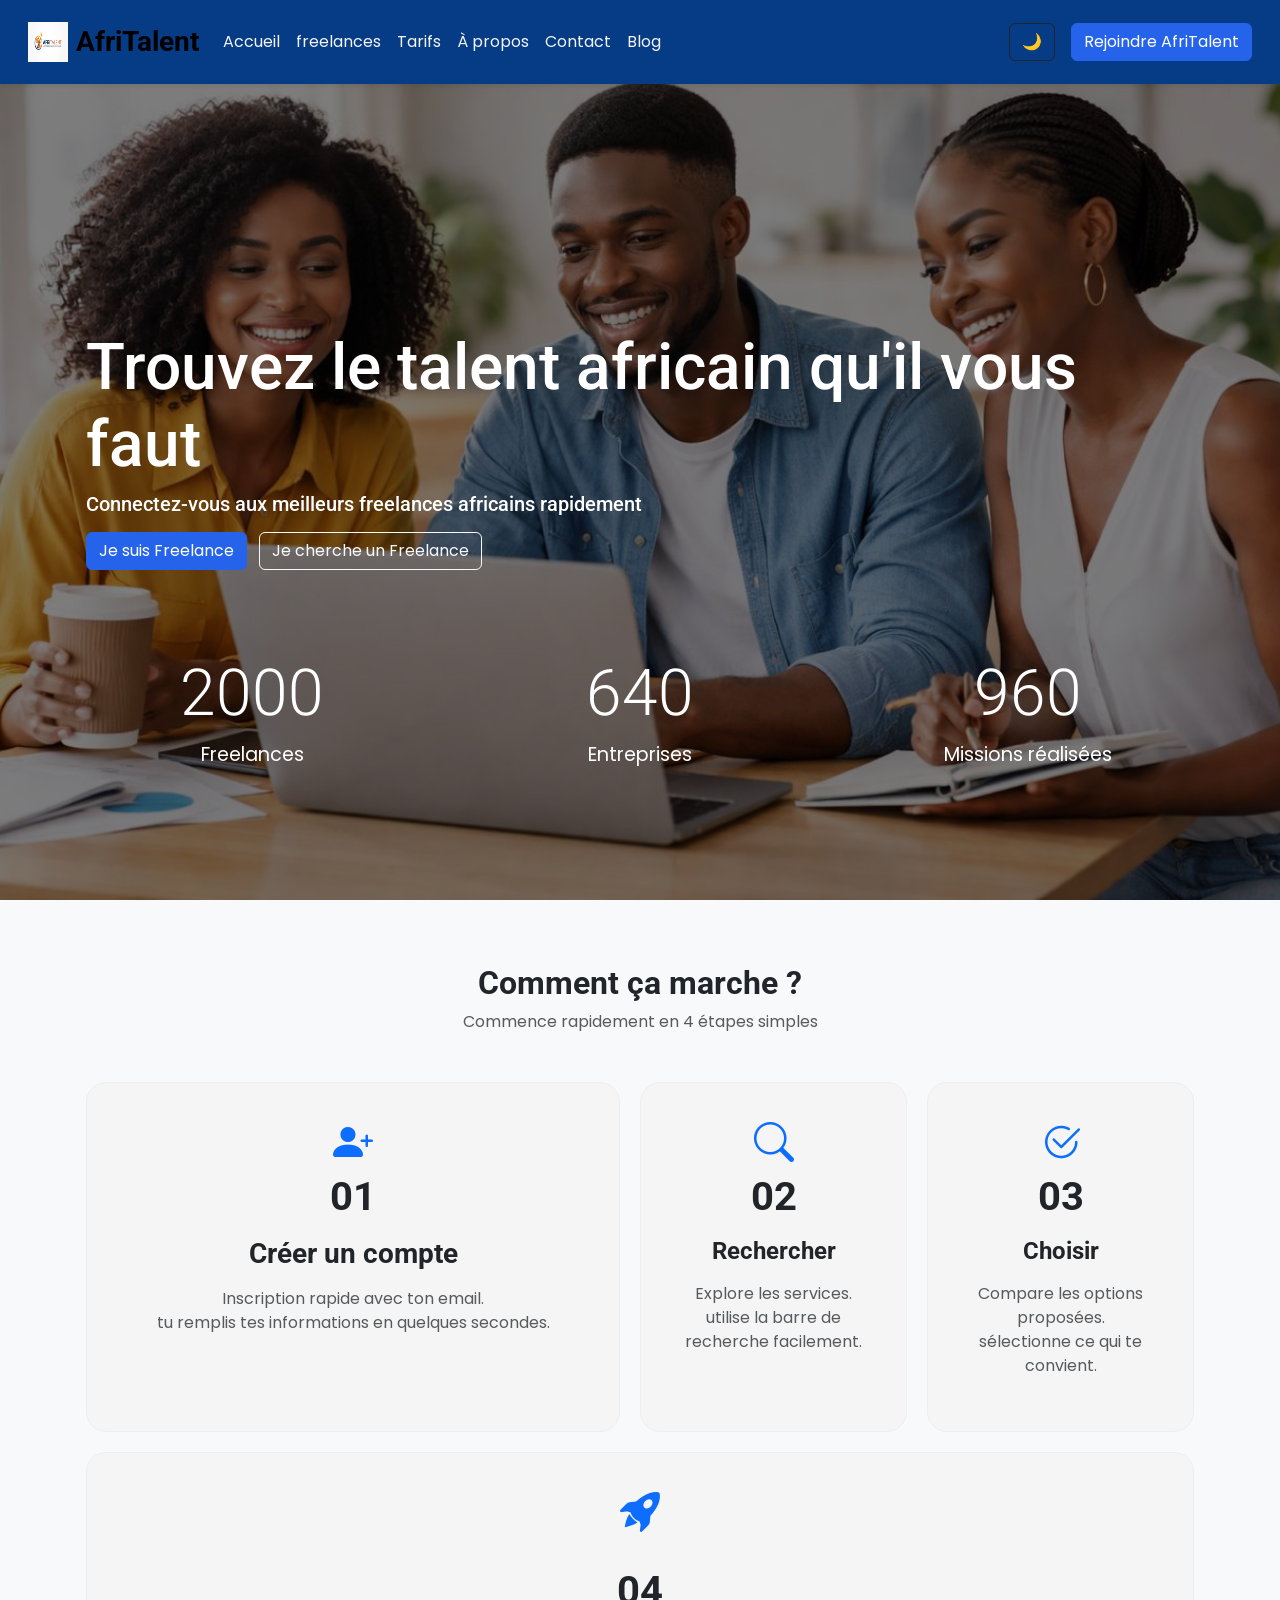
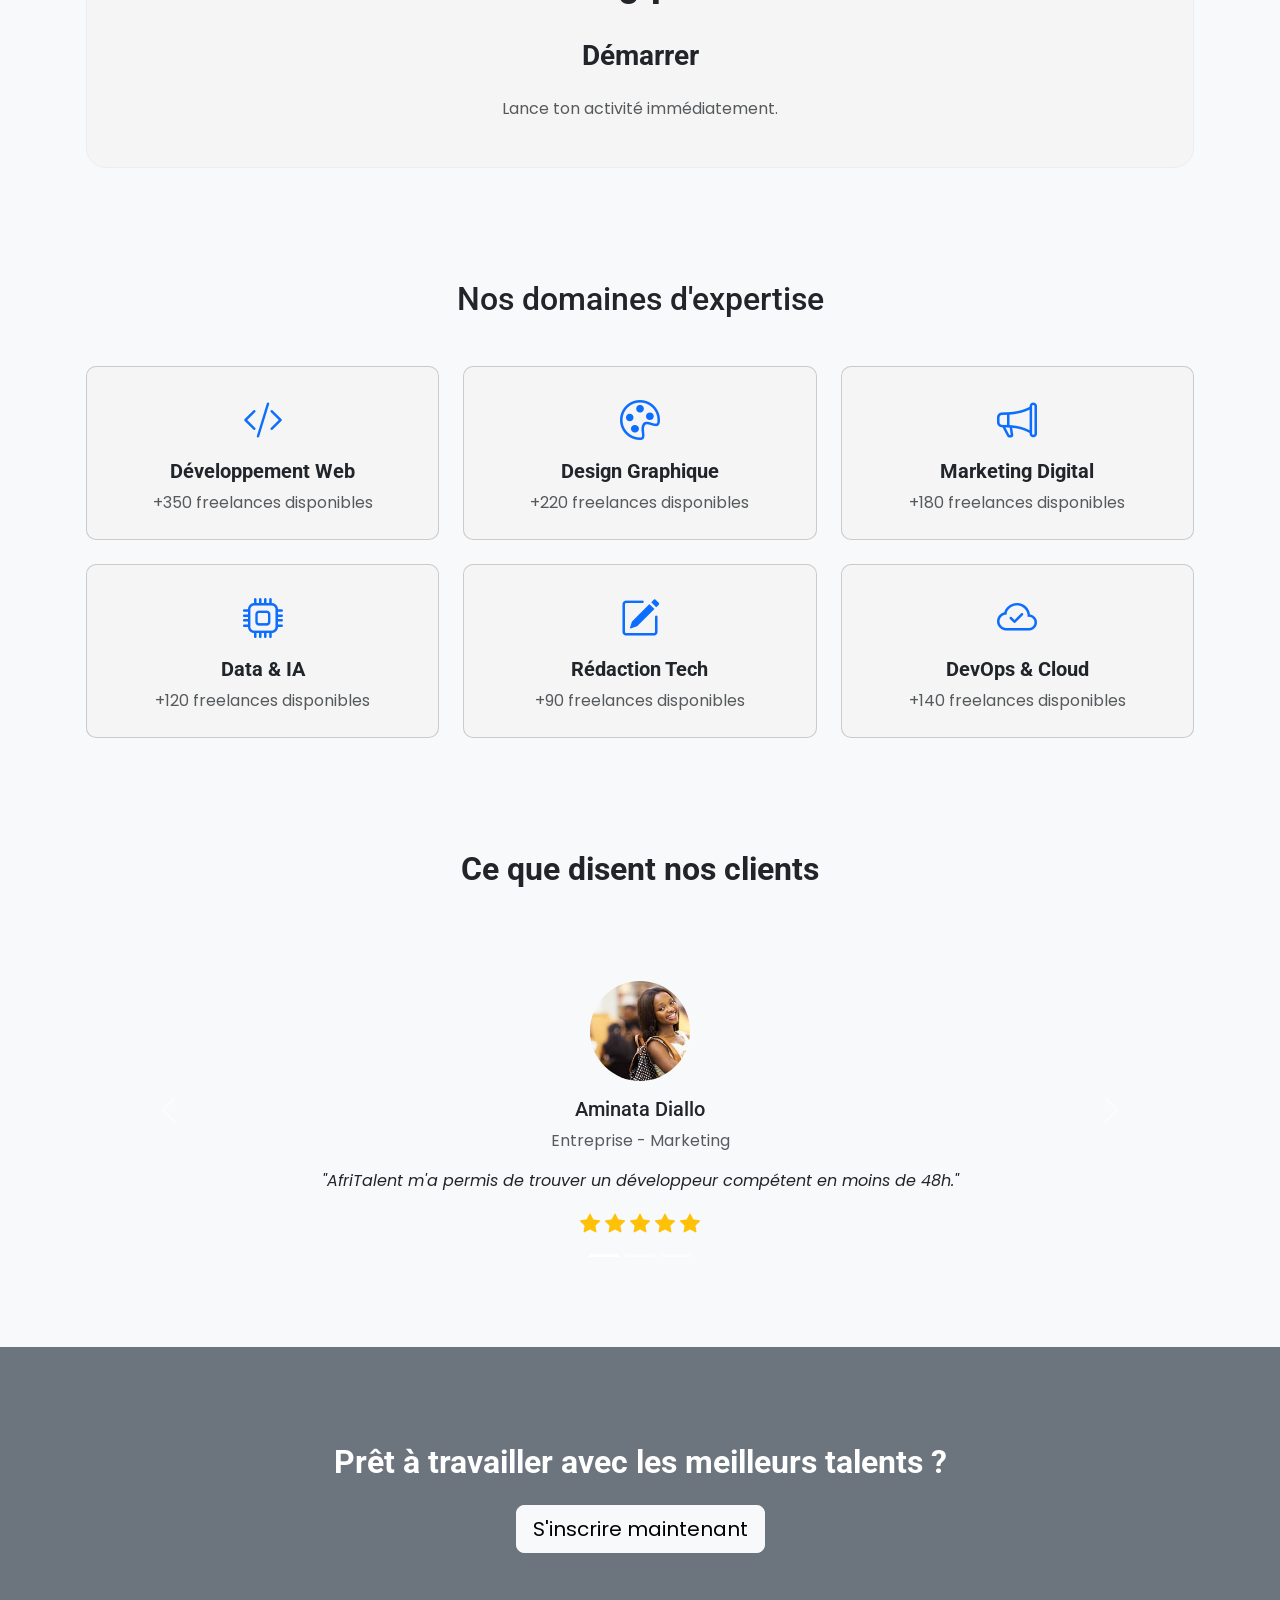
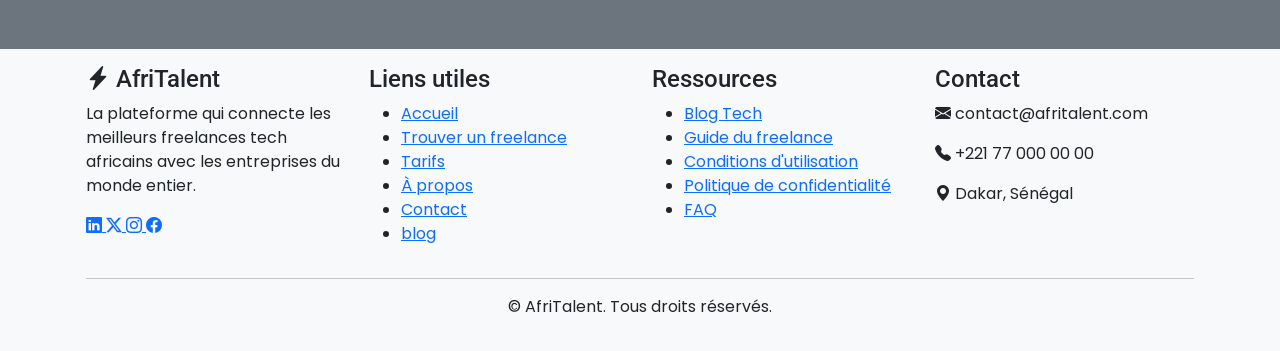
<file: index.html>
<!DOCTYPE html>
<html lang="fr">
<head>
 <meta charset="UTF-8">
 <meta name="viewport" content="width=device-width, initial-scale=1.0">
 <title>AfriTalent — Accueil</title>
 <!-- Bootstrap 5  -->
 <link
href="https://cdn.jsdelivr.net/npm/bootstrap@5.3.0/dist/css/bootstrap.min.css"
rel="stylesheet">

 <!-- Votre feuille de style personnelle -->
 <link rel="stylesheet" href="css/style.css">
 
 <!-- Bootstrap icons -->
 <link rel="stylesheet" href="https://cdn.jsdelivr.net/npm/bootstrap-icons@1.11.3/font/bootstrap-icons.min.css">
</head>
<body>

 <!-- Le contenu de la page sera ajoute ici -->
  <div class="position-fixed top-0 end-0 m-2">
</div>
<nav class="navbar navbar-expand-lg bg-info fixed-top shadow-sm">
  <div class="container-fluid">

    <a class="navbar-brand d-flex align-items-center fw-bold fs-3" href="index.html">
      <img src="images/logo1.png" alt="AfriTalent" width="40" height="40" class="me-2">
      AfriTalent
       </a>
 <button class="navbar-toggler" type="button" data-bs-toggle="collapse" data-bs-target="#navbarSupportedContent" aria-controls="navbarSupportedContent" aria-expanded="false" aria-label="Toggle navigation">
      <span class="navbar-toggler-icon"></span>
    </button>
    <div class="collapse navbar-collapse" id="navbarSupportedContent">
      <ul class="navbar-nav me-auto mb-2 mb-lg-0 flex-wrap">
        <li class="nav-item">
          <a class="nav-link active" aria-current="page" href="index.html">Accueil</a>
        </li>
        <li class="nav-item">
          <a class="nav-link" href="freelances.html">freelances</a>
        </li>

        <li class="nav-item">
          <a class="nav-link" href="tarifs.html">Tarifs</a>
        </li>

        <li class="nav-item">
          <a class="nav-link" href="about.html">À propos</a>
        </li>

        <li class="nav-item">
          <a class="nav-link" href="contact.html">Contact</a>
        </li>

        <li class="nav-item">
          <a class="nav-link" href="blog.html">Blog</a>
        </li>

      </ul>

      <button id="darkToggle" class="btn btn-outline-dark">
  🌙
</button>


      <a href="contact.html" class="btn btn-primary ms-3">
        Rejoindre AfriTalent
      </a>
      
    </div>
  </div>
</nav>
<section class="hero position-relative text-white vh-100 overflow-hidden">

  <img src="images/acceuil.jpg"
       class="position-absolute top-0 start-0 w-100 h-100 object-fit-cover"
       alt="Accueil">

       
  <div class="hero-overlay"></div>

  <div class="container hero-content text-start position-relative">

    <!-- BOUTONS -->
    <h1>Trouvez le talent africain qu'il vous faut</h1>

    <h2 class="fs-5">
      Connectez-vous aux meilleurs freelances africains rapidement
    </h2>

    <div class="mt-3">
      <a href="freelances.html" class="btn btn-primary me-2">Je suis Freelance</a>
      <a href="freelances.html" class="btn btn-outline-light">Je cherche un Freelance</a>
    </div>

    <!-- CHIFFRES -->
    <div class="row text-white text-center mt-5">

  <div class="col-md-4">
    <h1 class="display-5 counter" data-target="2500">0</h1>
    <p>Freelances</p>
  </div>

  <div class="col-md-4">
    <h1 class="display-5 counter" data-target="800">0</h1>
    <p>Entreprises</p>
  </div>

  <div class="col-md-4">
    <h1 class="display-5 counter" data-target="1200">0</h1>
    <p>Missions réalisées</p>
  </div>

</div>

</section>

<!--comment ca marche-->
<section class="how-section py-5">

  <div class="container">

    <!-- Titre -->
    <div class="text-center mb-5">

      <h2 class="fw-bold">
        Comment ça marche ?
      </h2>

      <p class="text-muted">
        Commence rapidement en 4 étapes simples
      </p>

    </div>

    <!-- Bento Grid -->
    <div class="bento-grid">

      <!-- CARD 1 -->
      <div class="bento-card card-1">

        <i class="bi bi-person-plus-fill fs-1 mb-4 text-primary"></i>

        <h1 class="fw-bold">
          01
        </h1>

        <h3 class="fw-bold mt-3">
          Créer un compte
        </h3>

        <p class="text-muted mt-3">
          Inscription rapide avec ton email.
          <br>
          tu remplis tes informations en quelques secondes.
        </p>

      </div>

      <!-- CARD 2 -->
      <div class="bento-card card-2">

        <i class="bi bi-search fs-1 mb-4 text-primary"></i>

        <h1 class="fw-bold">
          02
        </h1>

        <h4 class="fw-bold mt-3">
          Rechercher
        </h4>

        <p class="text-muted mt-3">
          Explore les services.
          <br>
          utilise la barre de recherche facilement.
        </p>

      </div>

      <!-- CARD 3 -->
      <div class="bento-card card-3">

        <i class="bi bi-check2-circle fs-1 mb-4 text-primary"></i>

        <h1 class="fw-bold">
          03
        </h1>

        <h4 class="fw-bold mt-3">
          Choisir
        </h4>

        <p class="text-muted mt-3">
          Compare les options proposées.
          <br>
          sélectionne ce qui te convient.
        </p>

      </div>

      <!-- CARD 4 -->
      <div class="bento-card card-4">

        <i class="bi bi-rocket-takeoff-fill fs-1 mb-4 text-primary"></i>

        <h1 class="fw-bold">
          04
        </h1>

        <h3 class="fw-bold mt-3">
          Démarrer
        </h3>

        <p class="text-muted mt-3">
          Lance ton activité immédiatement.
        </p>

      </div>

    </div>

  </div>

</section>

 <!-- Services -->
 <section id="services">
  <div class="container py-5">

    <h2 class="text-center mb-5">Nos domaines d'expertise</h2>

    <div class="row g-4">

      <!-- Développement Web -->
      <div class="col-md-4">
        <div class="card service-card text-center p-4 h-100">
          <i class="bi bi-code-slash fs-1 text-primary"></i>
          <h5 class="fw-bold mt-2">Développement Web</h5>
          <span class="text-muted">+350 freelances disponibles</span>
        </div>
      </div>

      <!-- Design Graphique -->
      <div class="col-md-4">
        <div class="card service-card text-center p-4 h-100">
          <i class="bi bi-palette fs-1 text-primary"></i>
          <h5 class="fw-bold mt-2">Design Graphique</h5>
          <span class="text-muted">+220 freelances disponibles</span>
        </div>
      </div>

      <!-- Marketing Digital -->
      <div class="col-md-4">
        <div class="card service-card text-center p-4 h-100">
          <i class="bi bi-megaphone fs-1 text-primary"></i>
          <h5 class="fw-bold mt-2">Marketing Digital</h5>
          <span class="text-muted">+180 freelances disponibles</span>
        </div>
      </div>

      <!-- Data & IA -->
      <div class="col-md-4">
        <div class="card service-card text-center p-4 h-100">
          <i class="bi bi-cpu fs-1 text-primary"></i>
          <h5 class="fw-bold mt-2">Data & IA</h5>
          <span class="text-muted">+120 freelances disponibles</span>
        </div>
      </div>

      <!-- Rédaction Tech -->
      <div class="col-md-4">
        <div class="card service-card text-center p-4 h-100">
          <i class="bi bi-pencil-square fs-1 text-primary"></i>
          <h5 class="fw-bold mt-2">Rédaction Tech</h5>
          <span class="text-muted">+90 freelances disponibles</span>
        </div>
      </div>

      <!-- DevOps & Cloud -->
      <div class="col-md-4">
        <div class="card service-card text-center p-4 h-100">
          <i class="bi bi-cloud-check fs-1 text-primary"></i>
          <h5 class="fw-bold mt-2">DevOps & Cloud</h5>
          <span class="text-muted">+140 freelances disponibles</span>
        </div>
      </div>

    </div>
  </div>
</section>
 <!-- TÉMOIGNAGES  -->
<section id="temoignages" class="py-5 bg-light">
  <div class="container">

    <h2 class="text-center mb-5 fw-bold">Ce que disent nos clients</h2>

    <div id="carouselTemoignages" class="carousel slide" data-bs-ride="carousel">

      <div class="carousel-indicators">
        <button type="button" data-bs-target="#carouselTemoignages" data-bs-slide-to="0" class="active"></button>
        <button type="button" data-bs-target="#carouselTemoignages" data-bs-slide-to="1"></button>
        <button type="button" data-bs-target="#carouselTemoignages" data-bs-slide-to="2"></button>
      </div>

      <!-- carousel bootstrap -->
      <div class="carousel-inner text-center">

        <div class="carousel-item active">
          <div class="p-4">

            <img src="images/temoin1.jpg"
                 class="rounded-circle mb-3"
                 width="100" height="100"
                 alt="Aminata Diallo">

            <h5>Aminata Diallo</h5>
            <p class="text-muted">Entreprise - Marketing</p>

            <p class="fst-italic">
              "AfriTalent m'a permis de trouver un développeur compétent en moins de 48h."
            </p>

            <div class="text-warning fs-5">
              <i class="bi bi-star-fill"></i>
              <i class="bi bi-star-fill"></i>
              <i class="bi bi-star-fill"></i>
              <i class="bi bi-star-fill"></i>
              <i class="bi bi-star-fill"></i>
            </div>

          </div>
        </div>

        <div class="carousel-item">
          <div class="p-4">

            <img src="images/temoin2.jpg"
                 class="rounded-circle mb-3"
                 width="100" height="100"
                 alt="Moussa Ndiaye">

            <h5>Moussa Ndiaye</h5>
            <p class="text-muted">Freelance - Designer</p>

            <p class="fst-italic">
              "Une plateforme simple et efficace pour trouver des clients."
            </p>

            <div class="text-warning fs-5">
              <i class="bi bi-star-fill"></i>
              <i class="bi bi-star-fill"></i>
              <i class="bi bi-star-fill"></i>
              <i class="bi bi-star-fill"></i>
              <i class="bi bi-star"></i>
            </div>

          </div>
        </div>

        <div class="carousel-item">
          <div class="p-4">

            <img src="images/temoin3.jpg"
                 class="rounded-circle mb-3"
                 width="100" height="100"
                 alt="Fatou Sow">

            <h5>Fatou Sow</h5>
            <p class="text-muted">Entreprise - Chef de projet</p>

            <p class="fst-italic">
              "Les freelances sont très professionnels. Je recommande AfriTalent."
            </p>

            <div class="text-warning fs-5">
              <i class="bi bi-star-fill"></i>
              <i class="bi bi-star-fill"></i>
              <i class="bi bi-star-fill"></i>
              <i class="bi bi-star-fill"></i>
              <i class="bi bi-star-fill"></i>
            </div>

          </div>
        </div>

      </div>

      <button class="carousel-control-prev" type="button" data-bs-target="#carouselTemoignages" data-bs-slide="prev">
        <span class="carousel-control-prev-icon"></span>
      </button>

      <button class="carousel-control-next" type="button" data-bs-target="#carouselTemoignages" data-bs-slide="next">
        <span class="carousel-control-next-icon"></span>
      </button>

    </div>

  </div>
</section>

<!-- CTA -->
<section class="py-5 text-white text-center bg-secondary">
  <div class="container py-5">
    <h2 class="fw-bold">Prêt à travailler avec les meilleurs talents ?</h2>
    <a href="contact.html" class="btn btn-light btn-lg mt-3">
      S'inscrire maintenant
    </a>
  </div>
</section>

 <!-- footer -->
  <footer class="site-footer" role="contentinfo">
    <div class="container">
      <div class="row g-4">

        <!-- Colonne 1 : À propos -->
        <div class="col-12 col-md-6 col-lg-3">
          <h4 class="footer-title"><i class="bi bi-lightning-charge-fill"></i> AfriTalent</h4>
          <p class="footer-text">La plateforme qui connecte les meilleurs freelances tech africains avec les entreprises du monde entier.</p>
          <div class="social-icons">
         <a href="https://www.linkedin.com" target="_blank">
           <i class="bi bi-linkedin"></i>
         </a>
         <a href="https://twitter.com" target="_blank">
           <i class="bi bi-twitter-x"></i>
        </a>
        <a href="https://www.instagram.com" target="_blank">
          <i class="bi bi-instagram"></i>
        </a>
        <a href="https://www.facebook.com" target="_blank">
          <i class="bi bi-facebook"></i>
        </a>
       </div>
        </div>

        <!-- Colonne 2 : Liens utiles -->
        <div class="col-6 col-md-3 col-lg-3">
          <h4 class="footer-title">Liens utiles</h4>
          <ul class="footer-links">
            <li><a href="index.html">Accueil</a></li>
            <li><a href="freelances.html">Trouver un freelance</a></li>
            <li><a href="tarifs.html">Tarifs</a></li>
            <li><a href="about.html">À propos</a></li>
            <li><a href="contact.html">Contact</a></li>
            <li><a href="blog.html">blog</a></li>
          </ul>
        </div>

        <!-- Colonne 3 : Ressources -->
        <div class="col-6 col-md-3 col-lg-3">
          <h4 class="footer-title">Ressources</h4>
          <ul class="footer-links">
            <li><a href="#">Blog Tech</a></li>
            <li><a href="#">Guide du freelance</a></li>
            <li><a href="#">Conditions d'utilisation</a></li>
            <li><a href="#">Politique de confidentialité</a></li>
            <li><a href="#">FAQ</a></li>
          </ul>
        </div>

        <!-- Colonne 4 : Contact -->
        <div class="col-12 col-md-6 col-lg-3">
          <h4 class="footer-title">Contact</h4>
          <address class="footer-text" style="font-style: normal;">
            <p><i class="bi bi-envelope-fill"></i> contact@afritalent.com</p>
            <p><i class="bi bi-telephone-fill"></i> +221 77 000 00 00</p>
            <p><i class="bi bi-geo-alt-fill"></i> Dakar, Sénégal</p>
          </address>
        </div>

      </div>

      <!-- Copyright dynamique (année via JavaScript) -->
      <hr class="footer-hr" />
      <p class="footer-copy text-center">
        &copy; <span id="currentYear"></span> AfriTalent. Tous droits réservés.
      </p>

    </div>
  </footer>

  <!-- Bouton retour en haut -->
  <button id="backToTop" aria-label="Retourner en haut de la page" title="Haut de page">
    <i class="bi bi-arrow-up-short"></i>
  </button>
 <!-- Bootstrap 5 via CDN : script JavaScript -->
 <script
src="https://cdn.jsdelivr.net/npm/bootstrap@5.3.0/dist/js/bootstrap.bundle.min.js"
></script>
 <!-- Votre script JavaScript -->
 <script src="js/man.js"></script>
 </body>
</html>
</file>
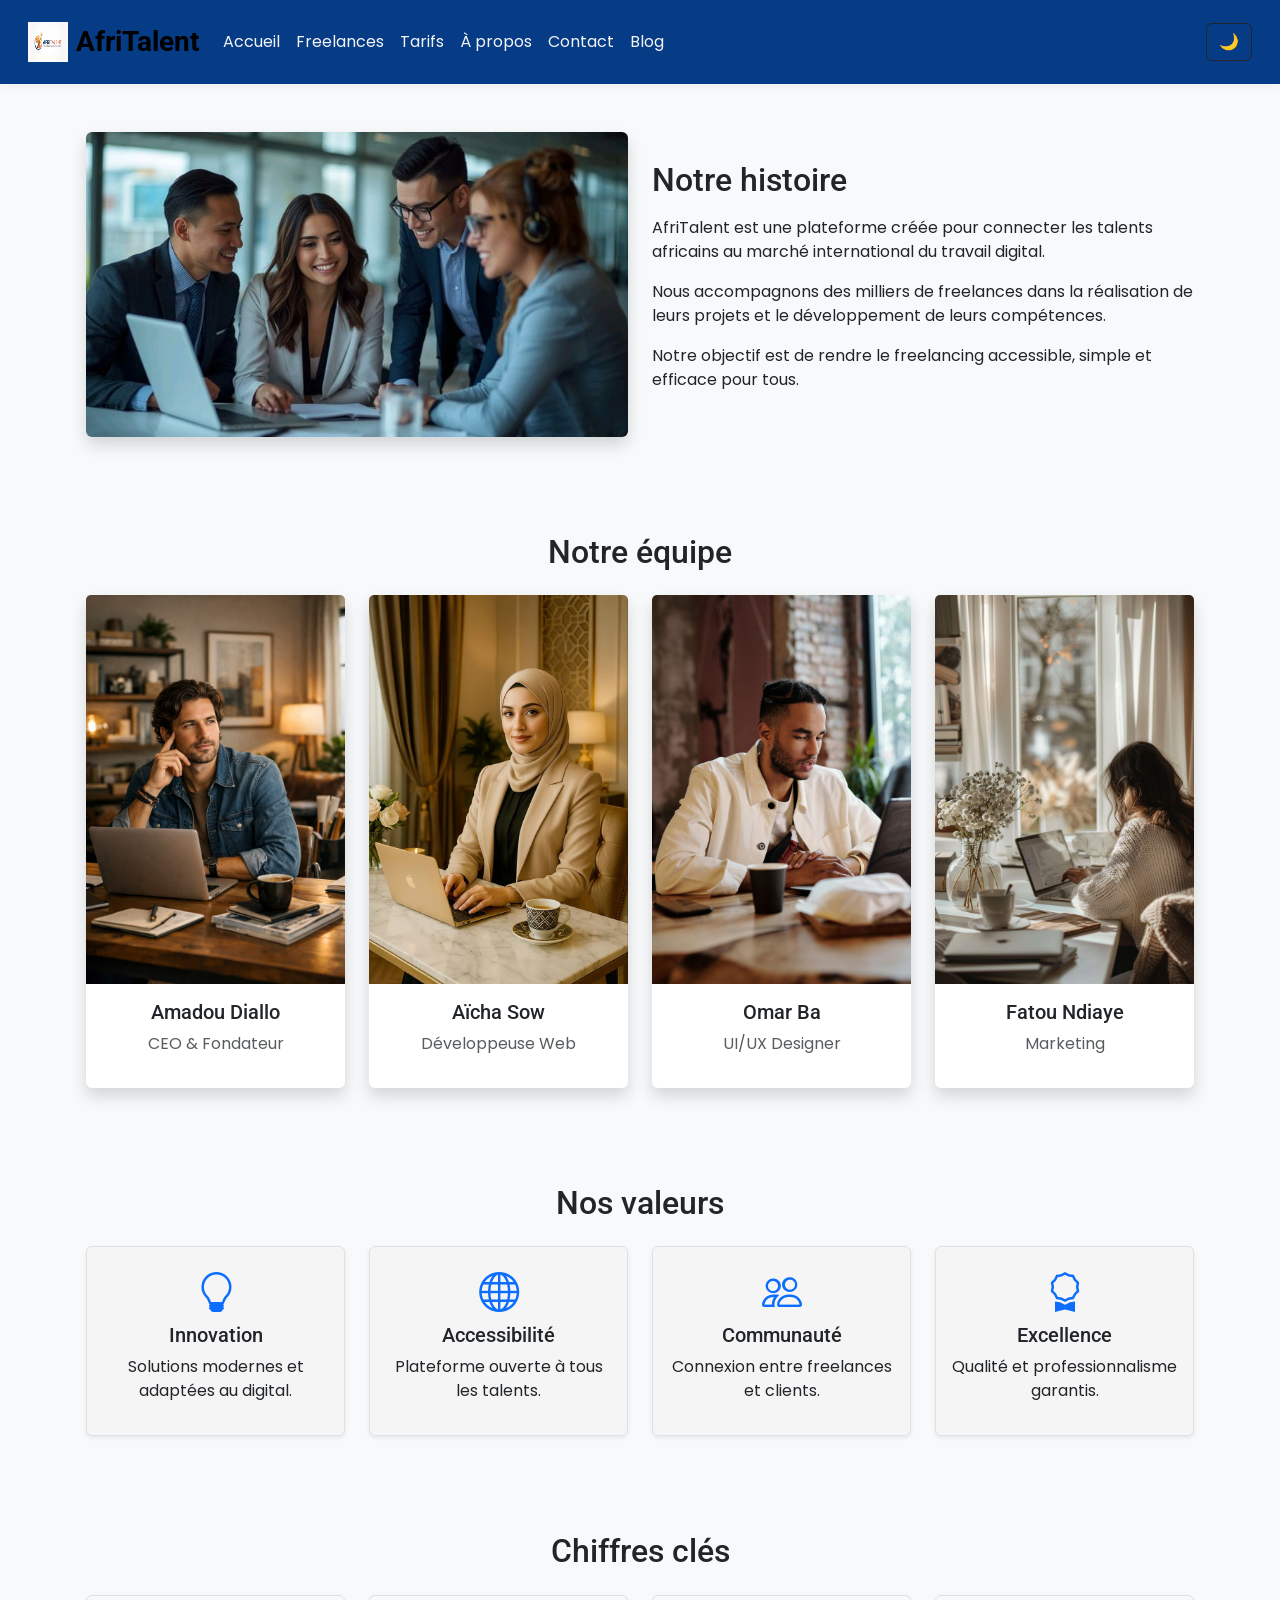
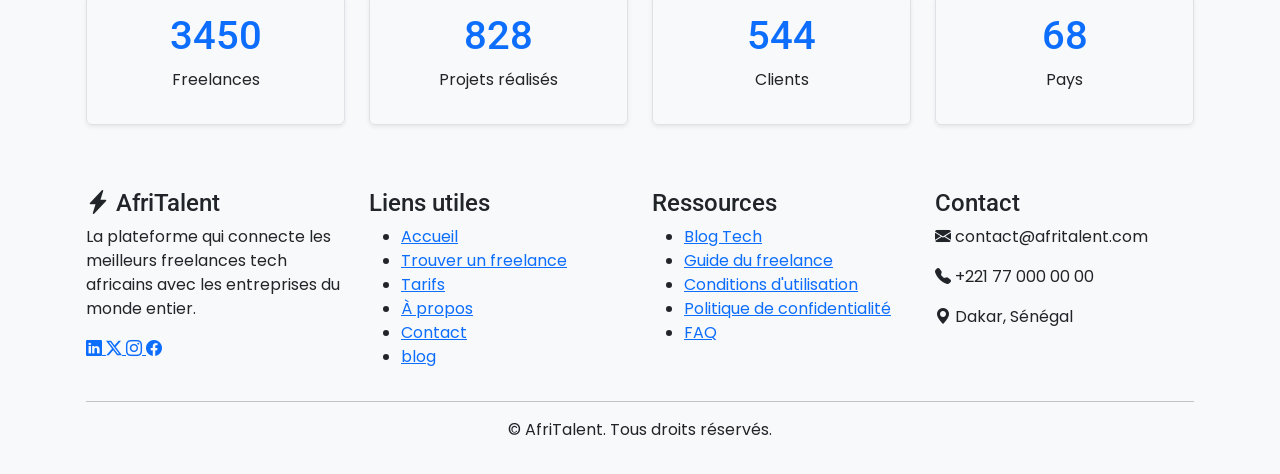
<file: about.html>
<!DOCTYPE html>
<html lang="fr">
<head>
 <meta charset="UTF-8">
 <meta name="viewport" content="width=device-width, initial-scale=1.0">
 <title>AfriTalent — A Propos</title>
 <!-- Bootstrap 5  -->
 <link
href="https://cdn.jsdelivr.net/npm/bootstrap@5.3.0/dist/css/bootstrap.min.css"
rel="stylesheet">

 <!-- Votre feuille de style personnelle -->
 <link rel="stylesheet" href="css/style.css">
 <!--Bootstrap icons-->
 <link rel="stylesheet" href="https://cdn.jsdelivr.net/npm/bootstrap-icons@1.11.3/font/bootstrap-icons.min.css">
</head>
<body>

 <!-- Le contenu de la page sera ajoute ici -->
<nav class="navbar navbar-expand-lg bg-body-tertiary">
  <div class="container-fluid">
   <a class="navbar-brand fw-bold fs-3 d-flex align-items-center" href="index.html">
  <img src="images/logo1.png" alt="logo" width="40" height="40" class="me-2">
  AfriTalent
</a>

    <button class="navbar-toggler" type="button" data-bs-toggle="collapse" data-bs-target="#navbarSupportedContent">
      <span class="navbar-toggler-icon"></span>
    </button>

    <div class="collapse navbar-collapse" id="navbarSupportedContent">
      <ul class="navbar-nav me-auto">

        <li class="nav-item">
          <a class="nav-link" href="index.html">Accueil</a>
        </li>

        <li class="nav-item">
          <a class="nav-link" href="freelances.html">Freelances</a>
        </li>

        <li class="nav-item">
          <a class="nav-link" href="tarifs.html">Tarifs</a>
        </li>

        <li class="nav-item">
          <a class="nav-link active" href="about.html">À propos</a>
        </li>

        <li class="nav-item">
          <a class="nav-link" href="contact.html">Contact</a>
        </li>

        <li class="nav-item">
          <a class="nav-link" href="blog.html">Blog</a>
        </li>

      </ul>

      <button id="darkToggle" class="btn btn-outline-dark">
  🌙
</button>

      

    </div>
  </div>
</nav>

<!--histoire -->
<main>
<section class="container py-5">

  <div class="row align-items-center g-4">

    <div class="col-md-6">

      <img src="images/histoire.jpg" class="img-fluid rounded shadow" alt="AfriTalent">

    </div>

    <div class="col-md-6">

      <h2 class="mb-3">Notre histoire</h2>

      <p>

        AfriTalent est une plateforme créée pour connecter les talents africains

        au marché international du travail digital.

      </p>

      <p>

        Nous accompagnons des milliers de freelances dans la réalisation de leurs projets

        et le développement de leurs compétences.

      </p>

      <p>

        Notre objectif est de rendre le freelancing accessible, simple et efficace pour tous.

      </p>

    </div>

  </div>

</section>

<!-- ÉQUIPE -->

<section class="container py-5">

  <h2 class="text-center mb-4">Notre équipe</h2>

  <div class="row g-4">

    <div class="col-md-3">

      <div class="card shadow border-0 text-center">

        <img src="images/equipe1.jpg" class="card-img-top">

        <div class="card-body">

          <h5>Amadou Diallo</h5>

          <p class="text-muted">CEO & Fondateur</p>

        </div>

      </div>

    </div>

    <div class="col-md-3">

      <div class="card shadow border-0 text-center">

        <img src="images/equipe2.jpg" class="card-img-top">

        <div class="card-body">

          <h5>Aïcha Sow</h5>

          <p class="text-muted">Développeuse Web</p>

        </div>

      </div>

    </div>

    <div class="col-md-3">

      <div class="card shadow border-0 text-center">

        <img src="images/equipe3.jpg" class="card-img-top">

        <div class="card-body">

          <h5>Omar Ba</h5>

          <p class="text-muted">UI/UX Designer</p>

        </div>

      </div>

    </div>

    <div class="col-md-3">

      <div class="card shadow border-0 text-center">

        <img src="images/equipe4.jpg" class="card-img-top">

        <div class="card-body">

          <h5>Fatou Ndiaye</h5>

          <p class="text-muted">Marketing</p>

        </div>

      </div>

    </div>

  </div>

</section>

<!--  VALEURS  -->

<section class="container py-5">

  <h2 class="text-center mb-4">Nos valeurs</h2>

  <div class="row g-4 text-center">

    <div class="col-md-3">

      <div class="value-card p-3 border rounded shadow-sm">

        <i class="bi bi-lightbulb fs-1 text-primary"></i>

        <h5>Innovation</h5>

        <p>Solutions modernes et adaptées au digital.</p>

      </div>

    </div>

    <div class="col-md-3">

      <div class="value-card p-3 border rounded shadow-sm">

        <i class="bi bi-globe fs-1 text-primary"></i>

        <h5>Accessibilité</h5>

        <p>Plateforme ouverte à tous les talents.</p>

      </div>

    </div>

    <div class="col-md-3">

      <div class="value-card p-3 border rounded shadow-sm">

        <i class="bi bi-people fs-1 text-primary"></i>

        <h5>Communauté</h5>

        <p>Connexion entre freelances et clients.</p>

      </div>

    </div>

    <div class="col-md-3">

     <div class="value-card p-3 border rounded shadow-sm">

        <i class="bi bi-award fs-1 text-primary"></i>

        <h5>Excellence</h5>

        <p>Qualité et professionnalisme garantis.</p>

      </div>

    </div>

  </div>

</section>

<!-- CHIFFRES CLÉS  -->

<section class="container py-5">

  <h2 class="text-center mb-4">Chiffres clés</h2>

  <div class="row text-center g-4">

    <div class="col-md-3">

      <div class="p-3 border rounded shadow-sm">

        <h1 class="text-primary counter" data-target="5000">0</h1>

        <p>Freelances</p>

      </div>

    </div>

    <div class="col-md-3">

      <div class="p-3 border rounded shadow-sm">

        <h1 class="text-primary counter" data-target="1200">0</h1>

        <p>Projets réalisés</p>

      </div>

    </div>

    <div class="col-md-3">

      <div class="p-3 border rounded shadow-sm">

        <h1 class="text-primary counter" data-target="800">0</h1>

        <p>Clients</p>

      </div>

    </div>

    <div class="col-md-3">

      <div class="p-3 border rounded shadow-sm">

        <h1 class="text-primary counter" data-target="80">0</h1>

        <p>Pays</p>

      </div>

    </div>

  </div>

</section>

</main>

<!-- FOOTER -->
<footer class="site-footer" role="contentinfo">
    <div class="container">
      <div class="row g-4">

        <!-- Colonne 1 : À propos -->
        <div class="col-12 col-md-6 col-lg-3">
          <h4 class="footer-title"><i class="bi bi-lightning-charge-fill"></i> AfriTalent</h4>
          <p class="footer-text">La plateforme qui connecte les meilleurs freelances tech africains avec les entreprises du monde entier.</p>
          <div class="social-icons">
         <a href="https://www.linkedin.com" target="_blank">
           <i class="bi bi-linkedin"></i>
         </a>
         <a href="https://twitter.com" target="_blank">
           <i class="bi bi-twitter-x"></i>
        </a>
        <a href="https://www.instagram.com" target="_blank">
          <i class="bi bi-instagram"></i>
        </a>
        <a href="https://www.facebook.com" target="_blank">
          <i class="bi bi-facebook"></i>
        </a>
       </div>
        </div>

        <!-- Colonne 2 : Liens utiles -->
        <div class="col-6 col-md-3 col-lg-3">
          <h4 class="footer-title">Liens utiles</h4>
          <ul class="footer-links">
            <li><a href="index.html">Accueil</a></li>
            <li><a href="freelances.html">Trouver un freelance</a></li>
            <li><a href="tarifs.html">Tarifs</a></li>
            <li><a href="about.html">À propos</a></li>
            <li><a href="contact.html">Contact</a></li>
            <li><a href="blog.html">blog</a></li>
          </ul>
        </div>

        <!-- Colonne 3 : Ressources -->
        <div class="col-6 col-md-3 col-lg-3">
          <h4 class="footer-title">Ressources</h4>
          <ul class="footer-links">
            <li><a href="#">Blog Tech</a></li>
            <li><a href="#">Guide du freelance</a></li>
            <li><a href="#">Conditions d'utilisation</a></li>
            <li><a href="#">Politique de confidentialité</a></li>
            <li><a href="#">FAQ</a></li>
          </ul>
        </div>

        <!-- Colonne 4 : Contact -->
        <div class="col-12 col-md-6 col-lg-3">
          <h4 class="footer-title">Contact</h4>
          <address class="footer-text" style="font-style: normal;">
            <p><i class="bi bi-envelope-fill"></i> contact@afritalent.com</p>
            <p><i class="bi bi-telephone-fill"></i> +221 77 000 00 00</p>
            <p><i class="bi bi-geo-alt-fill"></i> Dakar, Sénégal</p>
          </address>
        </div>

      </div>

      <!-- Copyright dynamique (année via JavaScript) -->
      <hr class="footer-hr" />
      <p class="footer-copy text-center">
        &copy; <span id="currentYear"></span> AfriTalent. Tous droits réservés.
      </p>

    </div>
  </footer>
  

  <!-- Bouton retour en haut -->
  <button id="backToTop" aria-label="Retourner en haut de la page" title="Haut de page">
    <i class="bi bi-arrow-up-short"></i>
  </button>
 <!-- Bootstrap 5 via CDN : script JavaScript -->
 <script
src="https://cdn.jsdelivr.net/npm/bootstrap@5.3.0/dist/js/bootstrap.bundle.min.js"
></script>
 <!-- Votre script JavaScript -->
 <script src="js/man.js"></script>
 </body>
 </html>
</file>
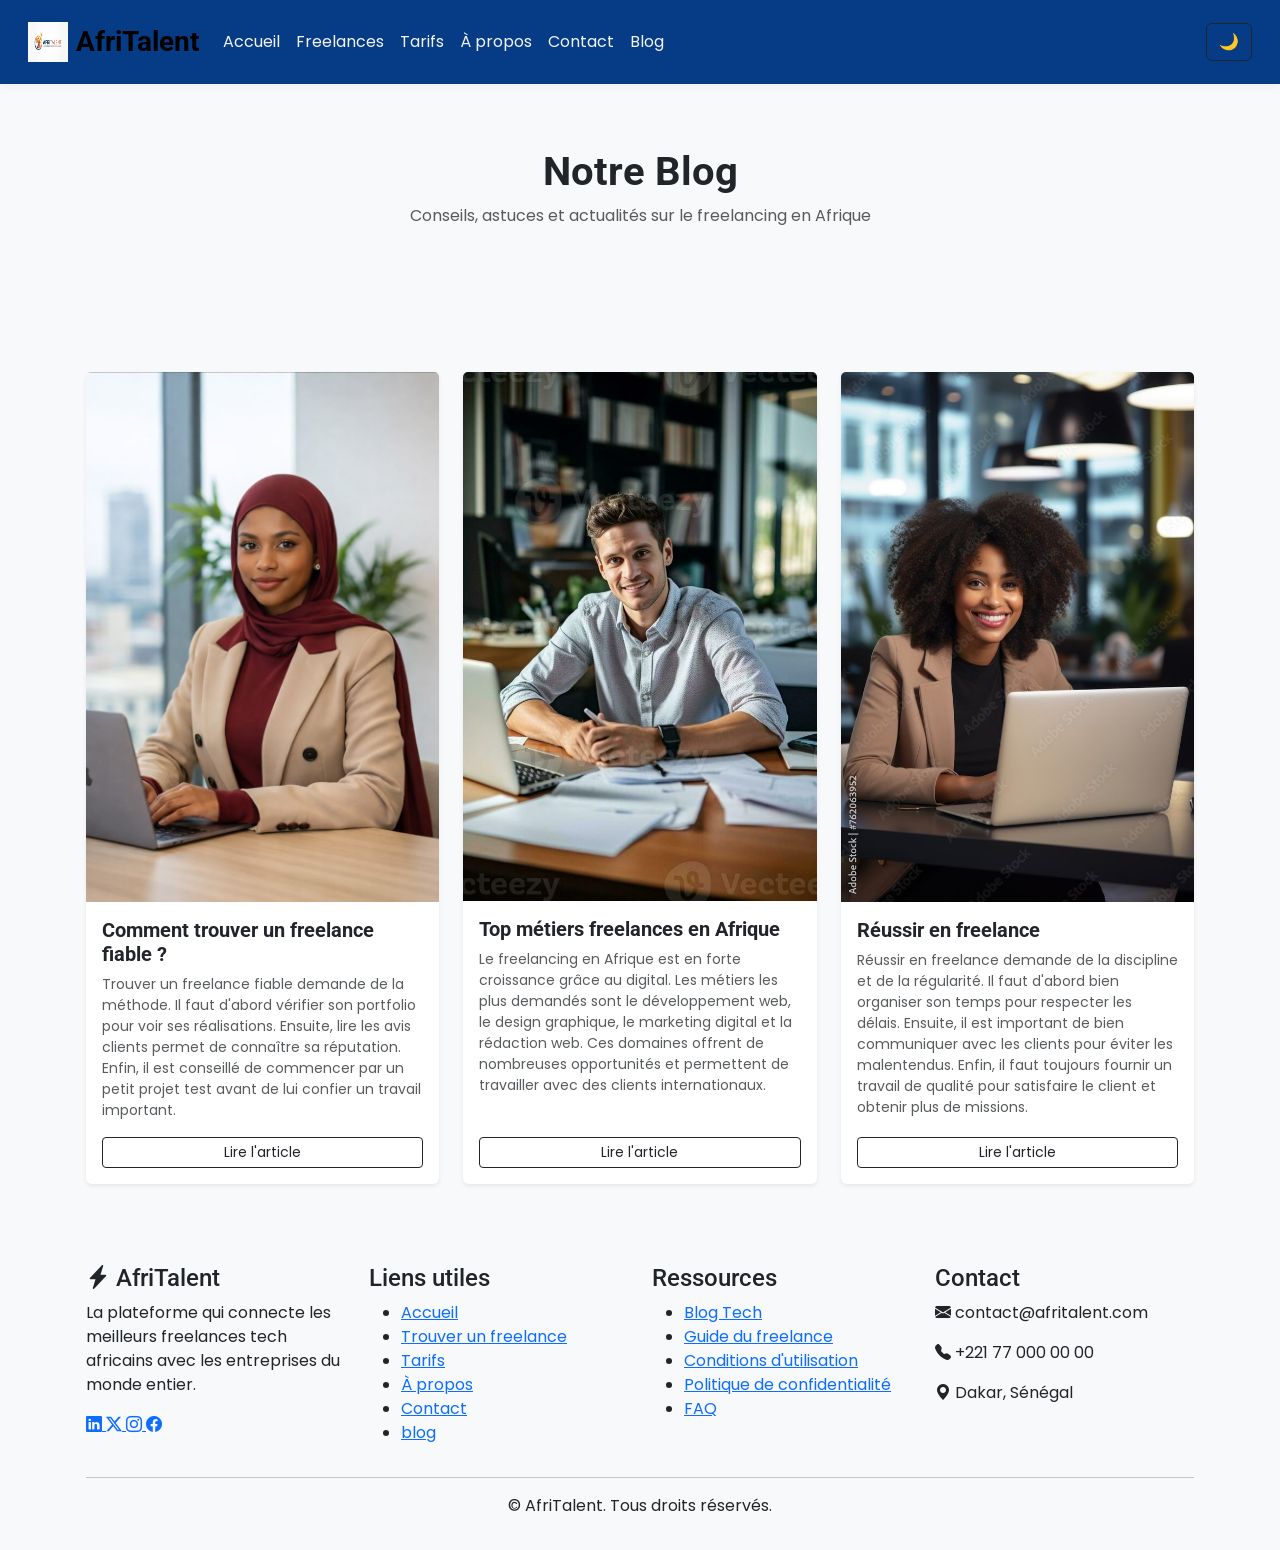
<file: blog.html>
<!DOCTYPE html>
<html lang="fr">

<head>
  <meta charset="UTF-8">
  <meta name="viewport" content="width=device-width, initial-scale=1.0">
  <title>AfriTalent — Blog</title>

  <!-- Bootstrap -->
  <link href="https://cdn.jsdelivr.net/npm/bootstrap@5.3.0/dist/css/bootstrap.min.css" rel="stylesheet">

  <!-- votre feuille de style personnelle-->
  <link rel="stylesheet" href="css/style.css">

  <!-- Bootstrap Icons -->
  <link rel="stylesheet" href="https://cdn.jsdelivr.net/npm/bootstrap-icons@1.11.3/font/bootstrap-icons.min.css">
</head>

<body>

  
<nav class="navbar navbar-expand-lg bg-body-tertiary">
  <div class="container-fluid">

    <a class="navbar-brand d-flex align-items-center fw-bold fs-3" href="#">
      <img src="images/logo1.png" alt="AfriTalent" width="40" height="40" class="me-2">
      AfriTalent
       </a>

    <button class="navbar-toggler" type="button" data-bs-toggle="collapse" data-bs-target="#navbarSupportedContent">
      <span class="navbar-toggler-icon"></span>
    </button>

    <div class="collapse navbar-collapse" id="navbarSupportedContent">
      <ul class="navbar-nav me-auto">

        <li class="nav-item">
          <a class="nav-link" href="index.html">Accueil</a>
        </li>

        <li class="nav-item">
          <a class="nav-link" href="freelances.html">Freelances</a>
        </li>

        <li class="nav-item">
          <a class="nav-link" href="tarifs.html">Tarifs</a>
        </li>

        <li class="nav-item">
          <a class="nav-link " href="about.html">À propos</a>
        </li>

        <li class="nav-item">
          <a class="nav-link" href="contact.html">Contact</a>
        </li>

        <li class="nav-item">
          <a class="nav-link active" href="blog.html">Blog</a>
        </li>

      </ul>

      <button id="darkToggle" class="btn btn-outline-dark">
  🌙
</button>

      
    </div>
  </div>
</nav>

<!--  BLOG -->
<section class="py-5 bg-light text-center">
  <div class="container">
    <h1 class="fw-bold">Notre Blog</h1>
    <p class="text-muted">Conseils, astuces et actualités sur le freelancing en Afrique</p>
  </div>
</section>

<!-- ARTICLES -->
<section class="py-5 bg-light">

  <div class="container">

    <div class="row g-4">

      <!-- ARTICLE 1 -->

      <div class="col-md-4">

        <div class="card h-100 border-0 shadow-sm">

          <img src="images/blog1.jpg" class="card-img-top" alt="blog1">

          <div class="card-body d-flex flex-column">

            <h5 class="fw-bold">

              Comment trouver un freelance fiable ?

            </h5>

            <p class="text-muted small">

              Trouver un freelance fiable demande de la méthode. Il faut d'abord vérifier son portfolio pour voir ses réalisations.

              Ensuite, lire les avis clients permet de connaître sa réputation.

              Enfin, il est conseillé de commencer par un petit projet test avant de lui confier un travail important.

            </p>

            <a href="blog.html" class="btn btn-outline-dark btn-sm mt-auto">

              Lire l'article

            </a>

          </div>

        </div>

      </div>

      <!-- ARTICLE 2 -->

      <div class="col-md-4">

        <div class="card h-100 border-0 shadow-sm">

          <img src="images/blog2.jpg" class="card-img-top" alt="blog2">

          <div class="card-body d-flex flex-column">

            <h5 class="fw-bold">

              Top métiers freelances en Afrique

            </h5>

            <p class="text-muted small">

              Le freelancing en Afrique est en forte croissance grâce au digital. Les métiers les plus demandés sont le développement web,

              le design graphique, le marketing digital et la rédaction web.

              Ces domaines offrent de nombreuses opportunités et permettent de travailler avec des clients internationaux.

            </p>

            <a href="blog.html" class="btn btn-outline-dark btn-sm mt-auto">

              Lire l'article

            </a>

          </div>

        </div>

      </div>

      <!-- ARTICLE 3 -->

      <div class="col-md-4">

        <div class="card h-100 border-0 shadow-sm">

          <img src="images/blog3.jpg" class="card-img-top" alt="blog3">

          <div class="card-body d-flex flex-column">

            <h5 class="fw-bold">

              Réussir en freelance

            </h5>

            <p class="text-muted small">

              Réussir en freelance demande de la discipline et de la régularité. Il faut d'abord bien organiser son temps pour respecter les délais.

              Ensuite, il est important de bien communiquer avec les clients pour éviter les malentendus.

              Enfin, il faut toujours fournir un travail de qualité pour satisfaire le client et obtenir plus de missions.

            </p>

            <a href="blog.html" class="btn btn-outline-dark btn-sm mt-auto">

              Lire l'article

            </a>

          </div>

        </div>

      </div>

    </div>

  </div>

</section>

<!-- FOOTER -->
  <footer class="site-footer" role="contentinfo">
    <div class="container">
      <div class="row g-4">

        <!-- Colonne 1 : À propos -->
        <div class="col-12 col-md-6 col-lg-3">
          <h4 class="footer-title"><i class="bi bi-lightning-charge-fill"></i> AfriTalent</h4>
          <p class="footer-text">La plateforme qui connecte les meilleurs freelances tech africains avec les entreprises du monde entier.</p>
          <div class="social-icons">
         <a href="https://www.linkedin.com" target="_blank">
           <i class="bi bi-linkedin"></i>
         </a>
         <a href="https://twitter.com" target="_blank">
           <i class="bi bi-twitter-x"></i>
        </a>
        <a href="https://www.instagram.com" target="_blank">
          <i class="bi bi-instagram"></i>
        </a>
        <a href="https://www.facebook.com" target="_blank">
          <i class="bi bi-facebook"></i>
        </a>
       </div>
        </div>

        <!-- Colonne 2 : Liens utiles -->
        <div class="col-6 col-md-3 col-lg-3">
          <h4 class="footer-title">Liens utiles</h4>
          <ul class="footer-links">
            <li><a href="index.html">Accueil</a></li>
            <li><a href="freelances.html">Trouver un freelance</a></li>
            <li><a href="tarifs.html">Tarifs</a></li>
            <li><a href="about.html">À propos</a></li>
            <li><a href="contact.html">Contact</a></li>
            <li><a href="blog.html">blog</a></li>
          </ul>
        </div>

        <!-- Colonne 3 : Ressources -->
        <div class="col-6 col-md-3 col-lg-3">
          <h4 class="footer-title">Ressources</h4>
          <ul class="footer-links">
            <li><a href="#">Blog Tech</a></li>
            <li><a href="#">Guide du freelance</a></li>
            <li><a href="#">Conditions d'utilisation</a></li>
            <li><a href="#">Politique de confidentialité</a></li>
            <li><a href="#">FAQ</a></li>
          </ul>
        </div>

        <!-- Colonne 4 : Contact -->
        <div class="col-12 col-md-6 col-lg-3">
          <h4 class="footer-title">Contact</h4>
          <address class="footer-text" style="font-style: normal;">
            <p><i class="bi bi-envelope-fill"></i> contact@afritalent.com</p>
            <p><i class="bi bi-telephone-fill"></i> +221 77 000 00 00</p>
            <p><i class="bi bi-geo-alt-fill"></i> Dakar, Sénégal</p>
          </address>
        </div>

      </div>

      <!-- Copyright dynamique (année via JavaScript) -->
      <hr class="footer-hr" />
      <p class="footer-copy text-center">
        &copy; <span id="currentYear"></span> AfriTalent. Tous droits réservés.
      </p>

    </div>
  </footer>

  <!-- Bouton retour en haut -->
  <button id="backToTop" aria-label="Retourner en haut de la page" title="Haut de page">
    <i class="bi bi-arrow-up-short"></i>
  </button>
 <!-- Bootstrap 5 via CDN : script JavaScript -->
 <script
src="https://cdn.jsdelivr.net/npm/bootstrap@5.3.0/dist/js/bootstrap.bundle.min.js"
></script>
 <!-- Votre script JavaScript -->
 <script src="js/man.js"></script>
 </body>
 </html>
</file>
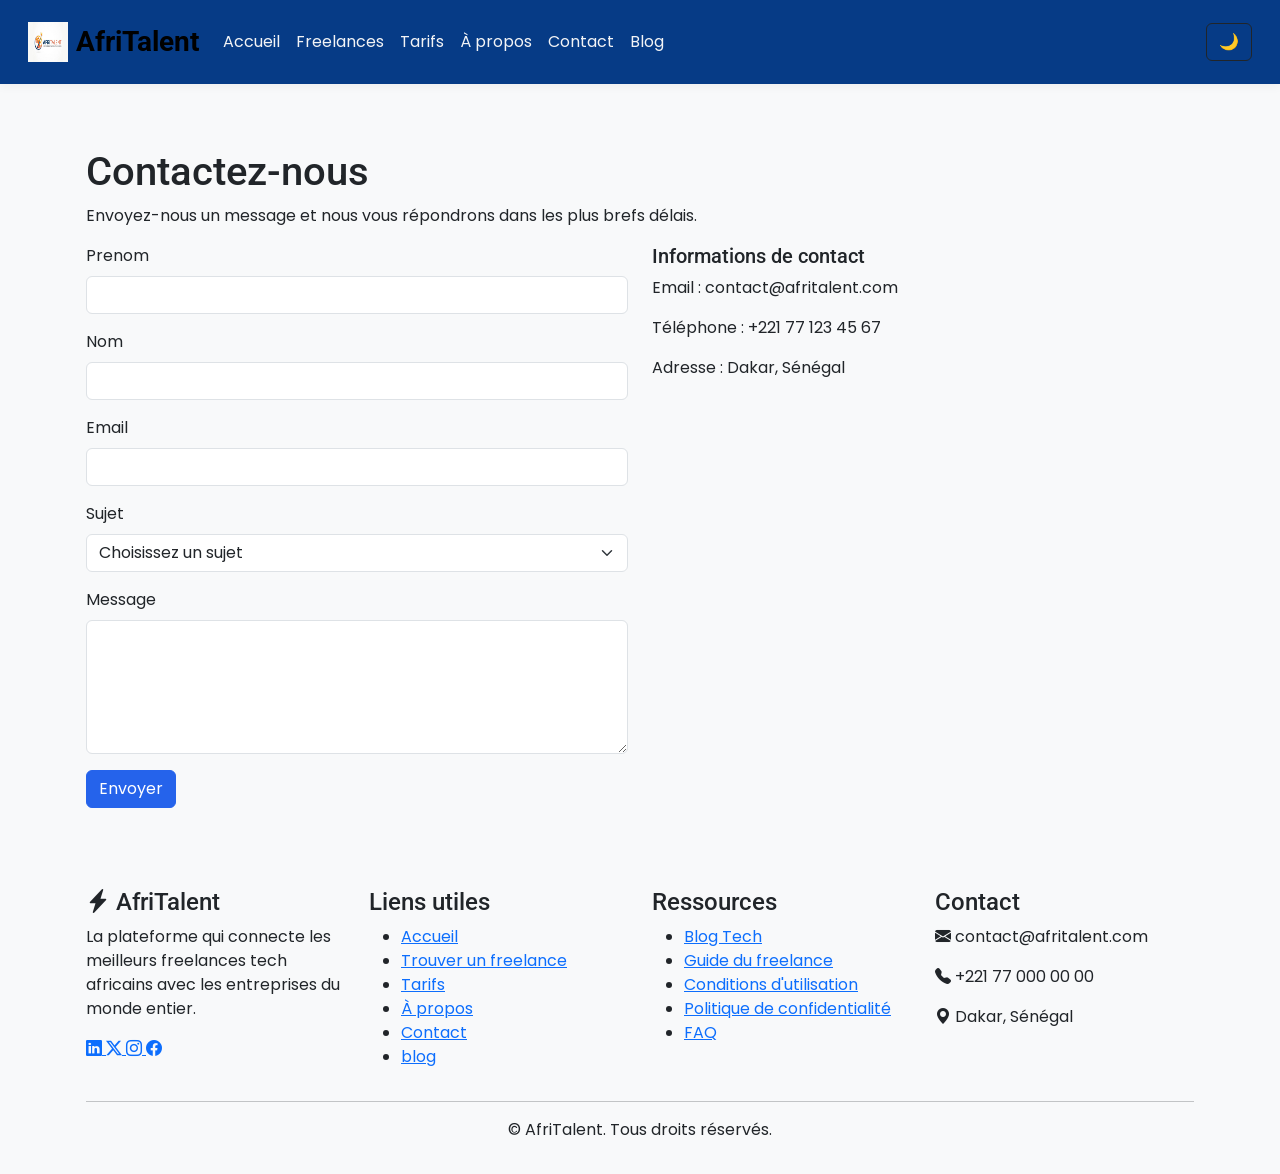
<file: contact.html>
<!DOCTYPE html>
<html lang="fr">
<head>
 <meta charset="UTF-8">
 <meta name="viewport" content="width=device-width, initial-scale=1.0">
 <title>AfriTalent — Contacts</title>
 <!-- Bootstrap 5 via CDN : feuille de style -->
 <link
href="https://cdn.jsdelivr.net/npm/bootstrap@5.3.0/dist/css/bootstrap.min.css"
rel="stylesheet">

 <!-- Votre feuille de style personnelle -->
 <link rel="stylesheet" href="css/style.css">

 <!--Bootstrap icons-->
 <link rel="stylesheet" href="https://cdn.jsdelivr.net/npm/bootstrap-icons@1.11.3/font/bootstrap-icons.min.css">
</head>
<body>

 <!-- Le contenu de la page sera ajoute ici -->

 <nav class="navbar navbar-expand-lg bg-body-tertiary">
  <div class="container-fluid">

    <a class="navbar-brand d-flex align-items-center fw-bold fs-3" href="#">
      <img src="images/logo1.png" alt="AfriTalent" width="40" height="40" class="me-2">
      AfriTalent
       </a>

    <button class="navbar-toggler" type="button" data-bs-toggle="collapse" data-bs-target="#navbarSupportedContent">
      <span class="navbar-toggler-icon"></span>
    </button>

    <div class="collapse navbar-collapse" id="navbarSupportedContent">
      <ul class="navbar-nav me-auto">

        <li class="nav-item">
          <a class="nav-link" href="index.html">Accueil</a>
        </li>

        <li class="nav-item">
          <a class="nav-link" href="freelances.html">Freelances</a>
        </li>

        <li class="nav-item">
          <a class="nav-link" href="tarifs.html">Tarifs</a>
        </li>

        <li class="nav-item">
          <a class="nav-link" href="about.html">À propos</a>
        </li>

        <li class="nav-item">
          <a class="nav-link active" href="contact.html">Contact</a>
        </li>

        <li class="nav-item">
          <a class="nav-link" href="blog.html">Blog</a>
        </li>

      </ul> 

      <button id="darkToggle" class="btn btn-outline-dark">
  🌙
</button>
      

    </div>
  </div>
</nav>


  <!-- Main -->
  <main class="py-5">
    <div class="container">
      <h1>Contactez-nous</h1>
      <p>Envoyez-nous un message et nous vous répondrons dans les plus brefs délais.</p>

      <div class="row">
        <div class="col-md-6">
          <form id="contactForm">
            <div class="mb-3">
              <label for="Prenom" class="form-label">Prenom</label>
              <input type="text" class="form-control" id="Prenom" required>
              <div class="invalid-feedback">Veuillez entrer votre Prenom.</div>
            </div>
            <div class="mb-3">
              <label for="nom" class="form-label">Nom</label>
              <input type="text" class="form-control" id="nom" required>
              <div class="invalid-feedback">Veuillez entrer votre nom.</div>
            </div>
            <div class="mb-3">
              <label for="email" class="form-label">Email</label>
              <input type="email" class="form-control" id="email" required>
              <div class="invalid-feedback">Veuillez entrer un email valide.</div>
            </div>
            <div class="mb-3">
              <label for="sujet" class="form-label">Sujet</label>
              <select class="form-select" id="sujet" required>
                <option value="">Choisissez un sujet</option>
                <option value="info">Informations</option>
                <option value="support">Support</option>
                <option value="partenariat">Partenariat</option>
              </select>
              <div class="invalid-feedback">Veuillez sélectionner un sujet.</div>
            </div>
            <div class="mb-3">
              <label for="message" class="form-label">Message</label>
              <textarea class="form-control" id="message" rows="5" required minlength="20"></textarea>
              <div class="invalid-feedback">Votre message doit contenir au moins 20 caractères.</div>
            </div>
            <button type="submit" class="btn btn-primary">Envoyer</button>
            <div id="successMessage" class="text-success mt-3" style="display:none;">Message envoyé avec succès !</div>
          </form>
        </div>
        <div class="col-md-6">
          <h5>Informations de contact</h5>
          <p>Email : contact@afritalent.com</p>
          <p>Téléphone : +221 77 123 45 67</p>
          <p>Adresse : Dakar, Sénégal</p>
          <iframe src="https://www.google.com/maps/embed?pb=!1m80..."width="100%" height="250" style="border:0;" allowfullscreen=""loading="lazy"></iframe>
        </div>
      </div>
    </div>
  </main>

  <!-- Footer -->
 <footer class="site-footer" role="contentinfo">
    <div class="container">
      <div class="row g-4">

        <!-- Colonne 1 : À propos -->
        <div class="col-12 col-md-6 col-lg-3">
          <h4 class="footer-title"><i class="bi bi-lightning-charge-fill"></i> AfriTalent</h4>
          <p class="footer-text">La plateforme qui connecte les meilleurs freelances tech africains avec les entreprises du monde entier.</p>
          <div class="social-icons">
         <a href="https://www.linkedin.com" target="_blank">
           <i class="bi bi-linkedin"></i>
         </a>
         <a href="https://twitter.com" target="_blank">
           <i class="bi bi-twitter-x"></i>
        </a>
        <a href="https://www.instagram.com" target="_blank">
          <i class="bi bi-instagram"></i>
        </a>
        <a href="https://www.facebook.com" target="_blank">
          <i class="bi bi-facebook"></i>
        </a>
       </div>
        </div>

        <!-- Colonne 2 : Liens utiles -->
        <div class="col-6 col-md-3 col-lg-3">
          <h4 class="footer-title">Liens utiles</h4>
          <ul class="footer-links">
            <li><a href="index.html">Accueil</a></li>
            <li><a href="freelances.html">Trouver un freelance</a></li>
            <li><a href="tarifs.html">Tarifs</a></li>
            <li><a href="about.html">À propos</a></li>
            <li><a href="contact.html">Contact</a></li>
            <li><a href="blog.html">blog</a></li>
          </ul>
        </div>

        <!-- Colonne 3 : Ressources -->
        <div class="col-6 col-md-3 col-lg-3">
          <h4 class="footer-title">Ressources</h4>
          <ul class="footer-links">
            <li><a href="#">Blog Tech</a></li>
            <li><a href="#">Guide du freelance</a></li>
            <li><a href="#">Conditions d'utilisation</a></li>
            <li><a href="#">Politique de confidentialité</a></li>
            <li><a href="#">FAQ</a></li>
          </ul>
        </div>

        <!-- Colonne 4 : Contact -->
        <div class="col-12 col-md-6 col-lg-3">
          <h4 class="footer-title">Contact</h4>
          <address class="footer-text" style="font-style: normal;">
            <p><i class="bi bi-envelope-fill"></i> contact@afritalent.com</p>
            <p><i class="bi bi-telephone-fill"></i> +221 77 000 00 00</p>
            <p><i class="bi bi-geo-alt-fill"></i> Dakar, Sénégal</p>
          </address>
        </div>

      </div>

      <!-- Copyright dynamique (année via JavaScript) -->
      <hr class="footer-hr" />
      <p class="footer-copy text-center">
        &copy; <span id="currentYear"></span> AfriTalent. Tous droits réservés.
      </p>

    </div>
  </footer>

  <!-- Bouton retour en haut -->
  <button id="backToTop" aria-label="Retourner en haut de la page" title="Haut de page">
    <i class="bi bi-arrow-up-short"></i>
  </button>
 <!-- Bootstrap 5 via CDN : script JavaScript -->
 <script
src="https://cdn.jsdelivr.net/npm/bootstrap@5.3.0/dist/js/bootstrap.bundle.min.js"
></script>
 <!-- Votre script JavaScript -->
 <script src="js/man.js"></script>
 </body>
 </html>
</file>
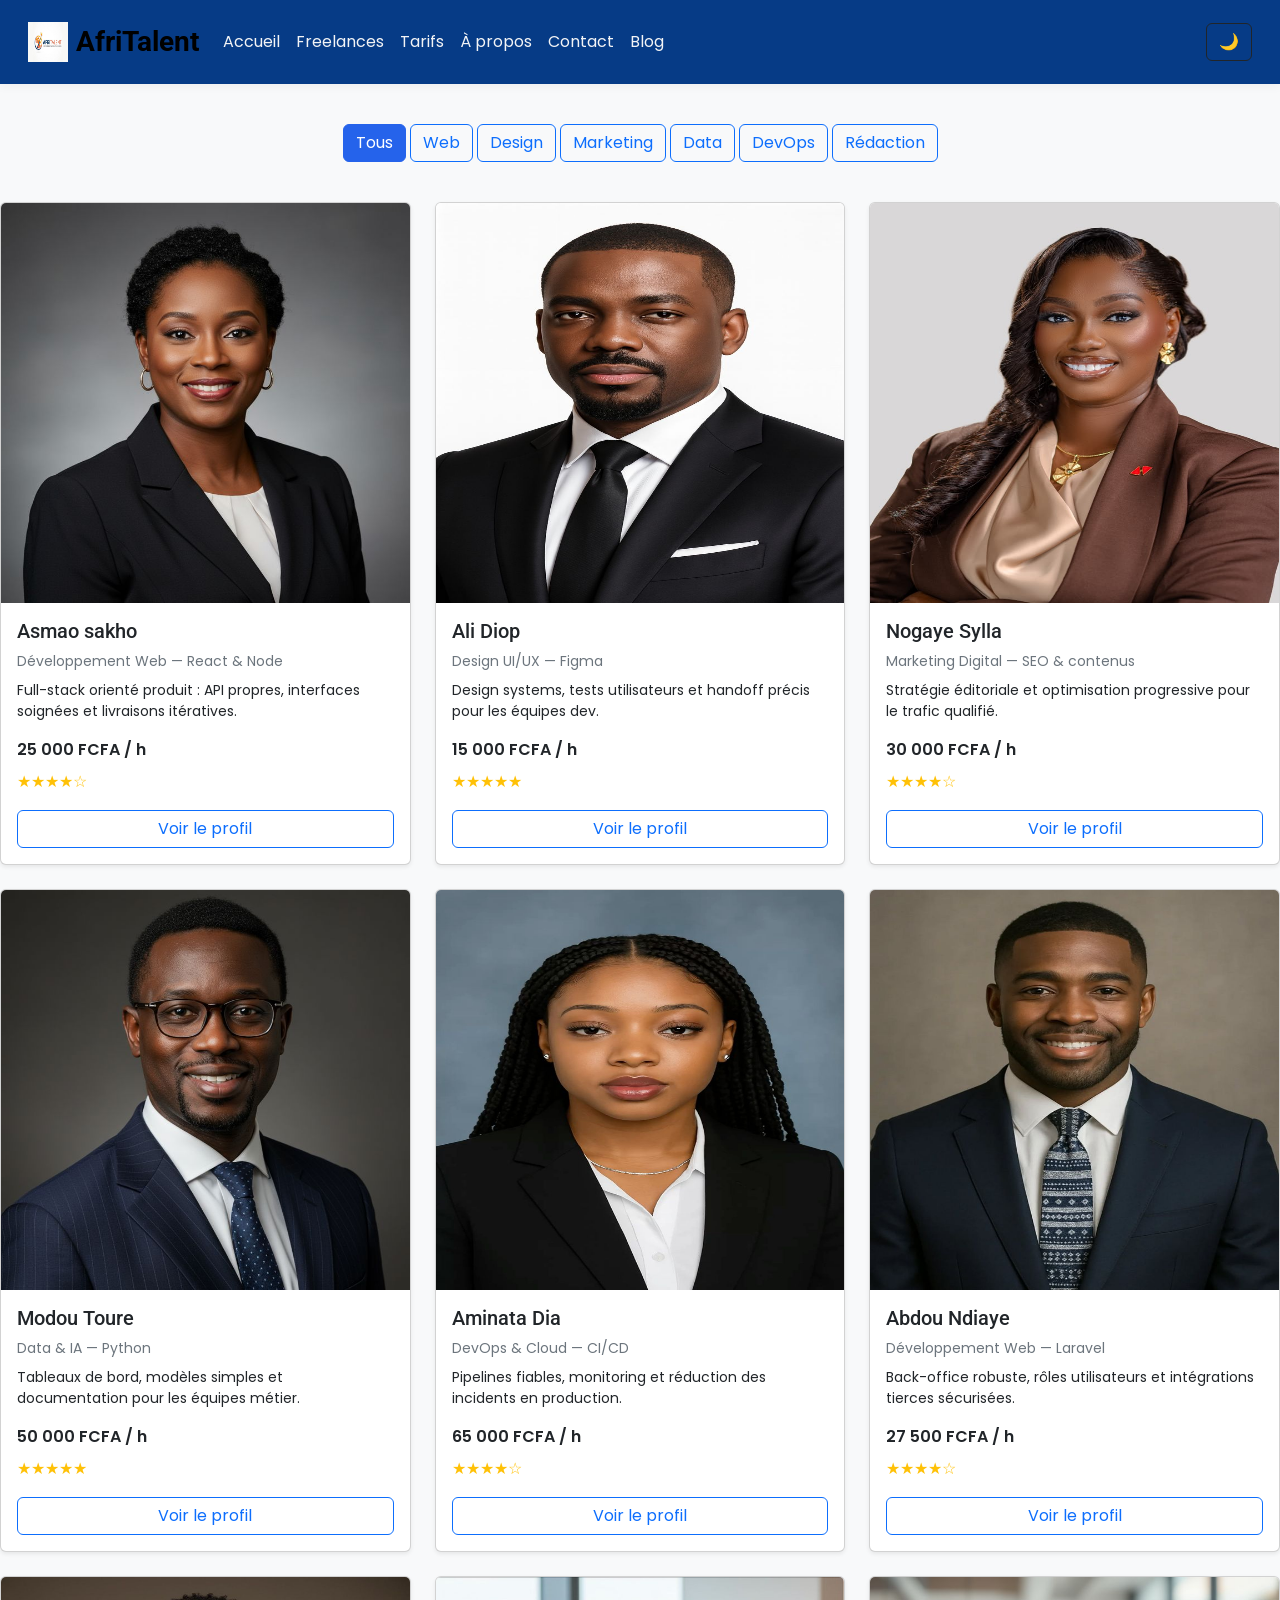
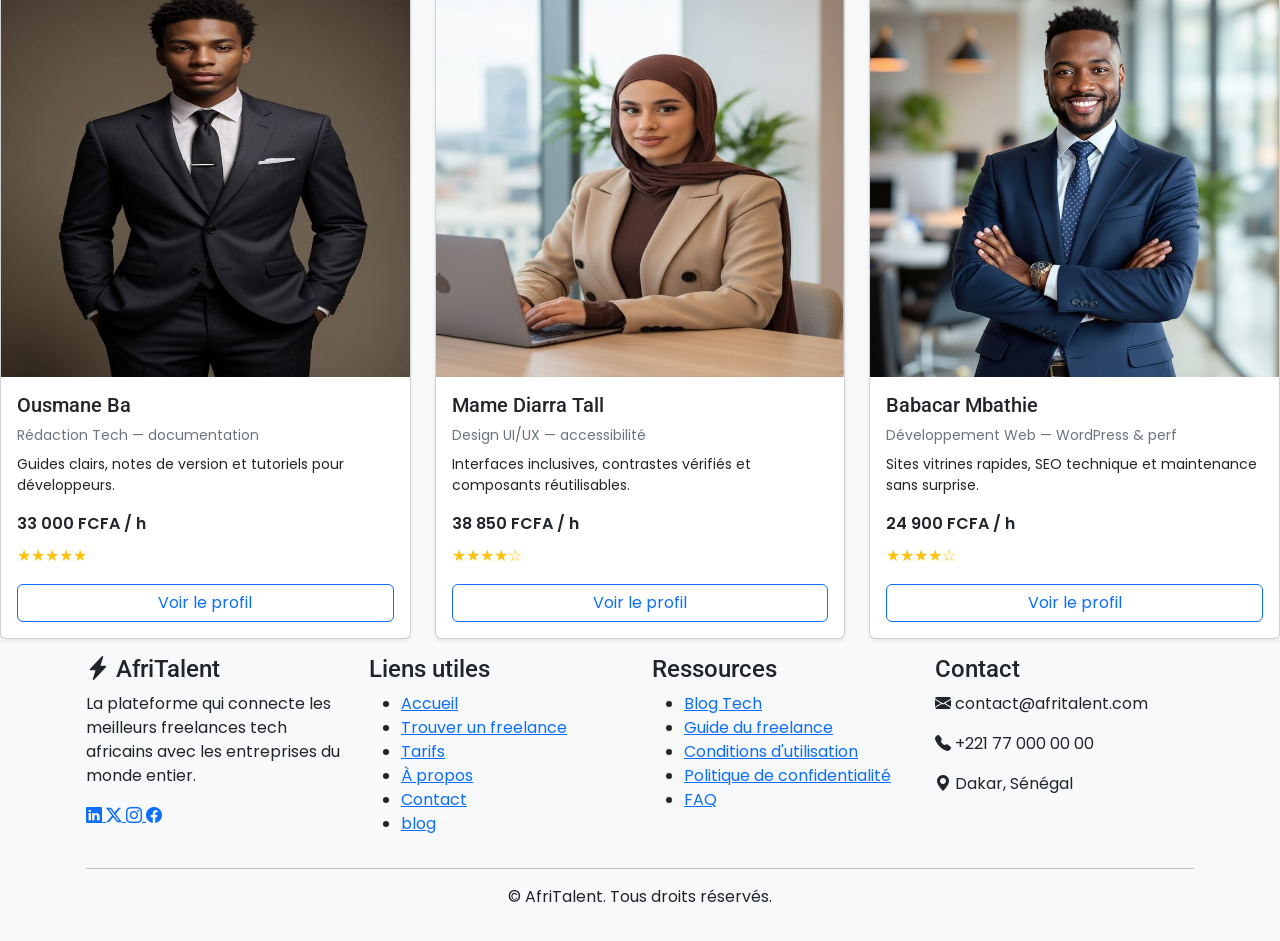
<file: freelances.html>
<!DOCTYPE html>
<html lang="fr">
<head>
 <meta charset="UTF-8">
 <meta name="viewport" content="width=device-width, initial-scale=1.0">
 <title>AfriTalent — Freelances </title>
 <!-- Bootstrap 5 via CDN : feuille de style -->
 <link
href="https://cdn.jsdelivr.net/npm/bootstrap@5.3.0/dist/css/bootstrap.min.css"
rel="stylesheet">

 <!-- Votre feuille de style personnelle -->
 <link rel="stylesheet" href="css/style.css">

 <!--Bootstrap icons-->
 <link rel="stylesheet" href="https://cdn.jsdelivr.net/npm/bootstrap-icons@1.11.3/font/bootstrap-icons.min.css">
</head>
<body>

 <!-- Le contenu de la page sera ajoute ici -->
  
<nav class="navbar navbar-expand-lg bg-body-tertiary">
  <div class="container-fluid">

    <a class="navbar-brand d-flex align-items-center fw-bold fs-3" href="index.html">
      <img src="images/logo1.png" alt="AfriTalent" width="40" height="40" class="me-2">
      AfriTalent
       </a>

    <button class="navbar-toggler" type="button" data-bs-toggle="collapse" data-bs-target="#navbarSupportedContent">
      <span class="navbar-toggler-icon"></span>
    </button>

    <div class="collapse navbar-collapse" id="navbarSupportedContent">
      <ul class="navbar-nav me-auto">

        <li class="nav-item">
          <a class="nav-link" href="index.html">Accueil</a>
        </li>

        <li class="nav-item">
          <a class="nav-link active" href="freelances.html">Freelances</a>
        </li>

        <li class="nav-item">
          <a class="nav-link" href="tarifs.html">Tarifs</a>
        </li>

        <li class="nav-item">
          <a class="nav-link " href="about.html">À propos</a>
        </li>

        <li class="nav-item">
          <a class="nav-link" href="contact.html">Contact</a>
        </li>

        <li class="nav-item">
          <a class="nav-link" href="blog.html">Blog</a>
        </li>

      </ul>

<button id="darkToggle" class="btn btn-outline-dark">
  🌙
</button>

    </div>
  </div>
</nav>


<!-- MAIN -->
<main>

<div class="container my-4 text-center">
  <button class="btn btn-primary" data-filter="all">Tous</button>
  <button class="btn btn-outline-primary" data-filter="web">Web</button>
  <button class="btn btn-outline-primary" data-filter="design">Design</button>
  <button class="btn btn-outline-primary" data-filter="marketing">Marketing</button>
  <button class="btn btn-outline-primary" data-filter="data">Data</button>
  <button class="btn btn-outline-primary" data-filter="devops">DevOps</button>
  <button class="btn btn-outline-primary" data-filter="redaction">Rédaction</button>
</div>

<!--section liste des freelances -->
<section id="freelanceGrid" class="row g-4">
  <div class="col-12 col-md-6 col-lg-4">
    <article class="card h-100 shadow-sm" data-category="web">
      <img src="images/freelances1.jpg" class="card-img-top" height="400" alt="Amadou Koné">
      <div class="card-body d-flex flex-column">
        <h2 class="h5 card-title">Asmao sakho</h2>
        <p class="text-secondary small mb-2">Développement Web — React & Node</p>
        <p class="card-text small flex-grow-1">
          Full-stack orienté produit : API propres, interfaces soignées et livraisons itératives.
        </p>
        <p class="fw-semibold mb-2">25 000 FCFA / h</p>
        <p class="mb-3 text-warning">★★★★☆</p>
        <a href="freelances.html" class="btn btn-outline-primary mt-auto">Voir le profil</a>
      </div>
    </article>
  </div>

  <div class="col-12 col-md-6 col-lg-4">
    <article class="card h-100 shadow-sm" data-category="design">
      <img src="images/freelances2.jpg" class="card-img-top" height="400" alt="Fatou Diop">
      <div class="card-body d-flex flex-column">
        <h2 class="h5 card-title">Ali Diop</h2>
        <p class="text-secondary small mb-2">Design UI/UX — Figma</p>
        <p class="card-text small flex-grow-1">
          Design systems, tests utilisateurs et handoff précis pour les équipes dev.
        </p>
        <p class="fw-semibold mb-2">15 000 FCFA / h</p>
        <p class="mb-3 text-warning">★★★★★</p>
        <a href="freelances.html" class="btn btn-outline-primary mt-auto">Voir le profil</a>
      </div>
    </article>
  </div>

  <div class="col-12 col-md-6 col-lg-4">
    <article class="card h-100 shadow-sm" data-category="marketing">
      <img src="images/freelances3.jpg" class="card-img-top" height="400" alt="Ibrahim Sow">
      <div class="card-body d-flex flex-column">
        <h2 class="h5 card-title">Nogaye Sylla</h2>
        <p class="text-secondary small mb-2">Marketing Digital — SEO & contenus</p>
        <p class="card-text small flex-grow-1">
          Stratégie éditoriale et optimisation progressive pour le trafic qualifié.
        </p>
        <p class="fw-semibold mb-2">30 000 FCFA / h</p>
        <p class="mb-3 text-warning">★★★★☆</p>
        <a href="freelances.html" class="btn btn-outline-primary mt-auto">Voir le profil</a>
      </div>
    </article>
  </div>

  <div class="col-12 col-md-6 col-lg-4">
    <article class="card h-100 shadow-sm" data-category="data">
      <img src="images/freelances4.jpg" class="card-img-top" height="400" alt="Aïcha Ngom">
      <div class="card-body d-flex flex-column">
        <h2 class="h5 card-title">Modou Toure</h2>
        <p class="text-secondary small mb-2">Data & IA — Python</p>
        <p class="card-text small flex-grow-1">
          Tableaux de bord, modèles simples et documentation pour les équipes métier.
        </p>
        <p class="fw-semibold mb-2">50 000 FCFA / h</p>
        <p class="mb-3 text-warning">★★★★★</p>
        <a href="freelances.html" class="btn btn-outline-primary mt-auto">Voir le profil</a>
      </div>
    </article>
  </div>

  <div class="col-12 col-md-6 col-lg-4">
    <article class="card h-100 shadow-sm" data-category="devops">
      <img src="images/freelances5.jpg" class="card-img-top" height="400" alt="Rokhaya Diacene">
      <div class="card-body d-flex flex-column">
        <h2 class="h5 card-title">Aminata Dia</h2>
        <p class="text-secondary small mb-2">DevOps & Cloud — CI/CD</p>
        <p class="card-text small flex-grow-1">
          Pipelines fiables, monitoring et réduction des incidents en production.
        </p>
        <p class="fw-semibold mb-2">65 000 FCFA / h</p>
        <p class="mb-3 text-warning">★★★★☆</p>
        <a href="freelances.html" class="btn btn-outline-primary mt-auto">Voir le profil</a>
      </div>
    </article>
  </div>

  <div class="col-12 col-md-6 col-lg-4">
    <article class="card h-100 shadow-sm" data-category="web">
      <img src="images/freelances6.jpg" class="card-img-top" height="400" alt="Mami Traoré">
      <div class="card-body d-flex flex-column">
        <h2 class="h5 card-title">Abdou Ndiaye</h2>
        <p class="text-secondary small mb-2">Développement Web — Laravel</p>
        <p class="card-text small flex-grow-1">
          Back-office robuste, rôles utilisateurs et intégrations tierces sécurisées.
        </p>
        <p class="fw-semibold mb-2">27 500 FCFA / h</p>
        <p class="mb-3 text-warning">★★★★☆</p>
        <a href="freelances.html" class="btn btn-outline-primary mt-auto">Voir le profil</a>
      </div>
    </article>
  </div>

  <div class="col-12 col-md-6 col-lg-4">
    <article class="card h-100 shadow-sm" data-category="redaction">
      <img src="images/freelances7.jpg" class="card-img-top" height="400" alt="Omar Ba">
      <div class="card-body d-flex flex-column">
        <h2 class="h5 card-title">Ousmane Ba</h2>
        <p class="text-secondary small mb-2">Rédaction Tech — documentation</p>
        <p class="card-text small flex-grow-1">
          Guides clairs, notes de version et tutoriels pour développeurs.
        </p>
        <p class="fw-semibold mb-2">33 000 FCFA / h</p>
        <p class="mb-3 text-warning">★★★★★</p>
        <a href="freelances.html" class="btn btn-outline-primary mt-auto">Voir le profil</a>
      </div>
    </article>
  </div>

  <div class="col-12 col-md-6 col-lg-4">
    <article class="card h-100 shadow-sm" data-category="design">
      <img src="images/freelances8.jpg" class="card-img-top" height="400" alt="Salimata Haidara">
      <div class="card-body d-flex flex-column">
        <h2 class="h5 card-title">Mame Diarra Tall</h2>
        <p class="text-secondary small mb-2">Design UI/UX — accessibilité</p>
        <p class="card-text small flex-grow-1">
          Interfaces inclusives, contrastes vérifiés et composants réutilisables.
        </p>
        <p class="fw-semibold mb-2">38 850 FCFA / h</p>
        <p class="mb-3 text-warning">★★★★☆</p>
        <a href="freelances.html" class="btn btn-outline-primary mt-auto">Voir le profil</a>
      </div>
    </article>
  </div>

  <div class="col-12 col-md-6 col-lg-4">
    <article class="card h-100 shadow-sm" data-category="web">
      <img src="images/freelances9.jpg" class="card-img-top" height="400" alt="Youssef Dabo">
      <div class="card-body d-flex flex-column">
        <h2 class="h5 card-title">Babacar Mbathie</h2>
        <p class="text-secondary small mb-2">Développement Web — WordPress & perf</p>
        <p class="card-text small flex-grow-1">
          Sites vitrines rapides, SEO technique et maintenance sans surprise.
        </p>
        <p class="fw-semibold mb-2">24 900 FCFA / h</p>
        <p class="mb-3 text-warning">★★★★☆</p>
        <a href="freelances.html" class="btn btn-outline-primary mt-auto">Voir le profil</a>
      </div>
    </article>
  </div>

</section>
</main>

<!-- FOOTER -->
 <footer class="site-footer" role="contentinfo">
    <div class="container">
      <div class="row g-4">

        <!-- Colonne 1 : À propos -->
        <div class="col-12 col-md-6 col-lg-3">
          <h4 class="footer-title"><i class="bi bi-lightning-charge-fill"></i> AfriTalent</h4>
          <p class="footer-text">La plateforme qui connecte les meilleurs freelances tech africains avec les entreprises du monde entier.</p>
          <div class="social-icons">

          <a href="https://www.linkedin.com" target="_blank">
            <i class="bi bi-linkedin"></i>
          </a>
          <a href="https://twitter.com" target="_blank">
            <i class="bi bi-twitter-x"></i>
          </a>
          <a href="https://www.instagram.com" target="_blank">
            <i class="bi bi-instagram"></i>
          </a>
          <a href="https://www.facebook.com" target="_blank">
            <i class="bi bi-facebook"></i>
          </a>
         </div>
         </div>

        <!-- Colonne 2 : Liens utiles -->
        <div class="col-6 col-md-3 col-lg-3">
          <h4 class="footer-title">Liens utiles</h4>
          <ul class="footer-links">
            <li><a href="index.html">Accueil</a></li>
            <li><a href="freelances.html">Trouver un freelance</a></li>
            <li><a href="tarifs.html">Tarifs</a></li>
            <li><a href="about.html">À propos</a></li>
            <li><a href="contact.html">Contact</a></li>
            <li><a href="blog.html">blog</a></li>
          </ul>
        </div>

        <!-- Colonne 3 : Ressources -->
        <div class="col-6 col-md-3 col-lg-3">
          <h4 class="footer-title">Ressources</h4>
          <ul class="footer-links">
            <li><a href="#">Blog Tech</a></li>
            <li><a href="#">Guide du freelance</a></li>
            <li><a href="#">Conditions d'utilisation</a></li>
            <li><a href="#">Politique de confidentialité</a></li>
            <li><a href="#">FAQ</a></li>
          </ul>
        </div>

        <!-- Colonne 4 : Contact -->
        <div class="col-12 col-md-6 col-lg-3">
          <h4 class="footer-title">Contact</h4>
          <address class="footer-text" style="font-style: normal;">
            <p><i class="bi bi-envelope-fill"></i> contact@afritalent.com</p>
            <p><i class="bi bi-telephone-fill"></i> +221 77 000 00 00</p>
            <p><i class="bi bi-geo-alt-fill"></i> Dakar, Sénégal</p>
          </address>
        </div>

      </div>

      <!-- Copyright dynamique (année via JavaScript) -->
      <hr class="footer-hr" />
      <p class="footer-copy text-center">
        &copy; <span id="currentYear"></span> AfriTalent. Tous droits réservés.
      </p>

    </div>
  </footer>

  <!-- Bouton retour en haut -->
  <button id="backToTop" aria-label="Retourner en haut de la page" title="Haut de page">
    <i class="bi bi-arrow-up-short"></i>
  </button>
 <!-- Bootstrap 5 via CDN : script JavaScript -->
 <script
src="https://cdn.jsdelivr.net/npm/bootstrap@5.3.0/dist/js/bootstrap.bundle.min.js"
></script>
 <!-- Votre script JavaScript -->
 <script src="js/man.js"></script>
</body>
</html>
</file>
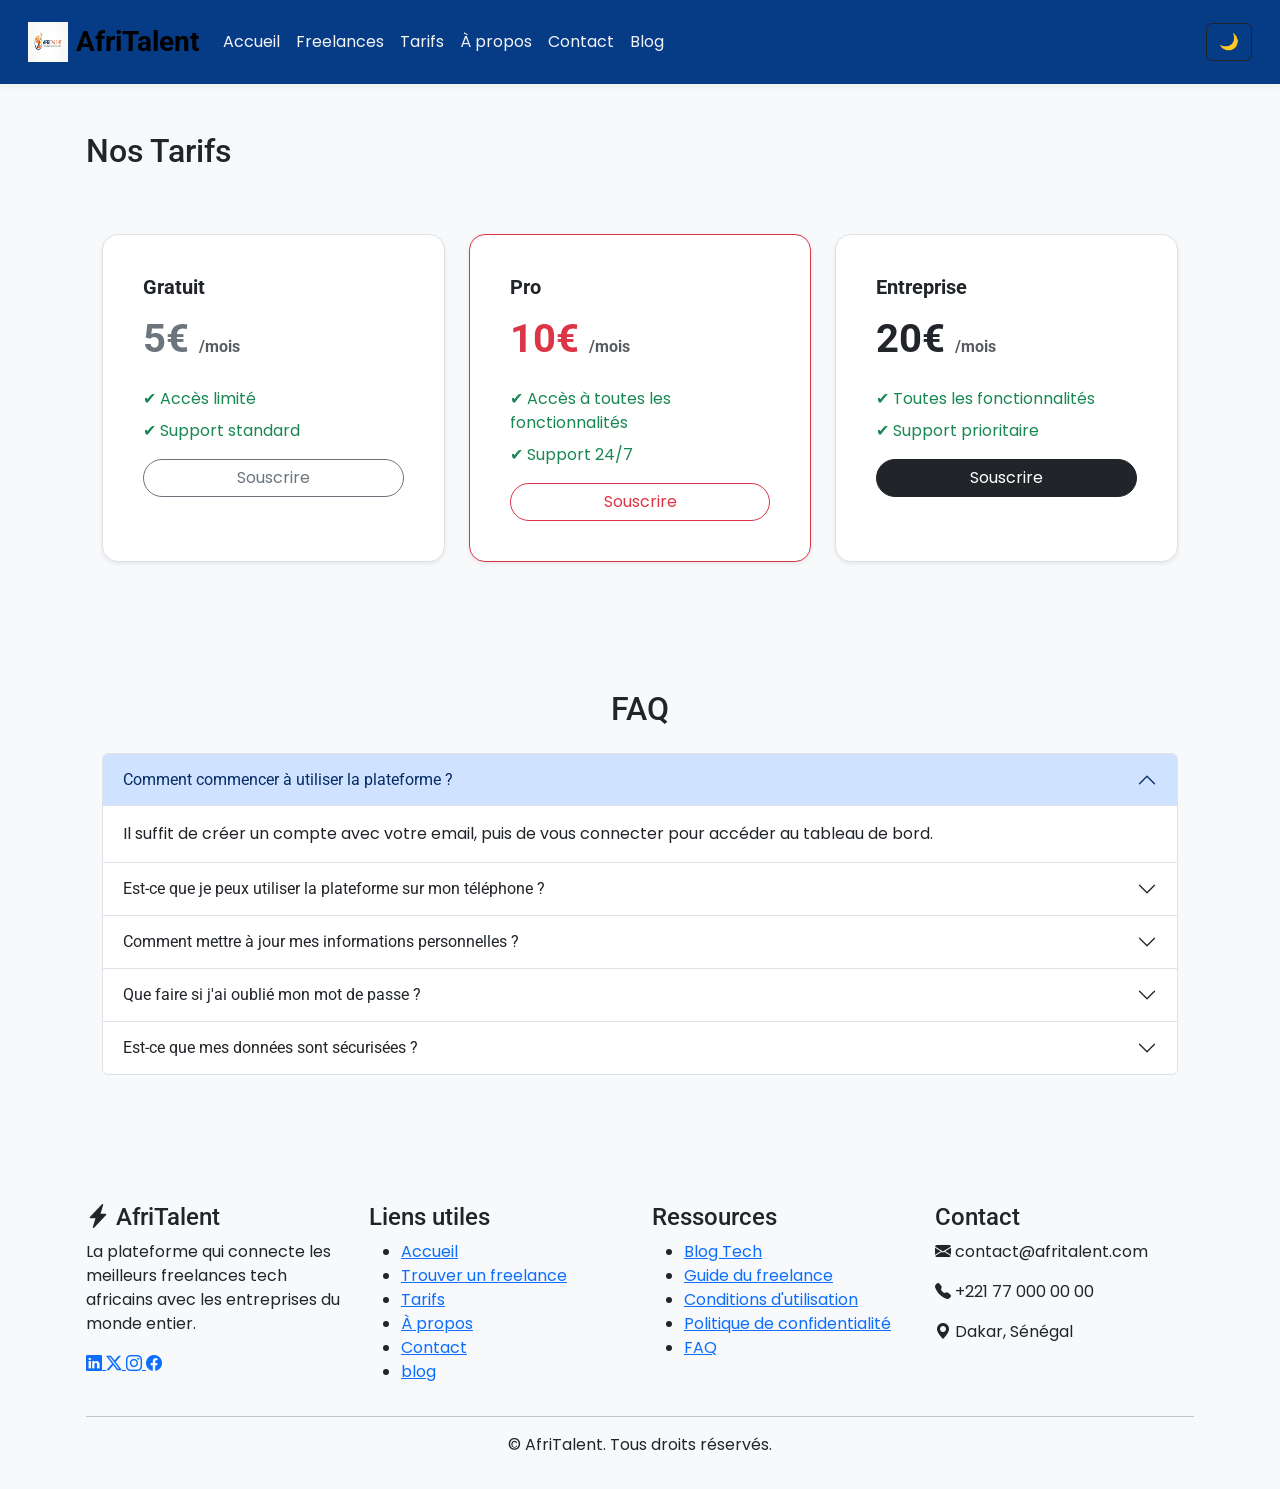
<file: tarifs.html>
<!DOCTYPE html>
<html lang="fr">
<head>
 <meta charset="UTF-8">
 <meta name="viewport" content="width=device-width, initial-scale=1.0">
 <title>AfriTalent — Tarifs</title>
 <!-- Bootstrap 5 via CDN : feuille de style -->
 <link
href="https://cdn.jsdelivr.net/npm/bootstrap@5.3.0/dist/css/bootstrap.min.css"
rel="stylesheet">

 <!-- Votre feuille de style personnelle -->
 <link rel="stylesheet" href="css/style.css">

 <!--bootstrap icons-->
 <link rel="stylesheet" href="https://cdn.jsdelivr.net/npm/bootstrap-icons@1.11.3/font/bootstrap-icons.min.css">
</head>
<body>

 <!-- Le contenu de la page sera ajoute ici -->
<nav class="navbar navbar-expand-lg bg-body-tertiary">
  <div class="container-fluid">

    <a class="navbar-brand d-flex align-items-center fw-bold fs-3" href="#">
      <img src="images/logo1.png" alt="AfriTalent" width="40" height="40" class="me-2">
      AfriTalent
       </a>

    <button class="navbar-toggler" type="button" data-bs-toggle="collapse" data-bs-target="#navbarSupportedContent">
      <span class="navbar-toggler-icon"></span>
    </button>

    <div class="collapse navbar-collapse" id="navbarSupportedContent">
      <ul class="navbar-nav me-auto">

        <li class="nav-item">
          <a class="nav-link" href="index.html">Accueil</a>
        </li>

        <li class="nav-item">
          <a class="nav-link" href="freelances.html">Freelances</a>
        </li>

        <li class="nav-item">
          <a class="nav-link active" href="tarifs.html">Tarifs</a>
        </li>

        <li class="nav-item">
          <a class="nav-link" href="about.html">À propos</a>
        </li>

        <li class="nav-item">
          <a class="nav-link" href="contact.html">Contact</a>
        </li>

        <li class="nav-item">
          <a class="nav-link" href="blog.html">Blog</a>
        </li>

      </ul>
<button id="darkToggle" class="btn btn-outline-dark">
  🌙
</button>
      

    </div>
  </div>
</nav>

<main>

<section class="container py-5">

  <h2>Nos Tarifs</h2>

    <div class="container my-5">
  <div class="row justify-content-center g-4">

    <!-- Basique -->
    <div class="col-12 col-md-4">
      <div class="card border rounded-4 shadow-sm p-4 h-100">
        <div class="card-body">
          <h5 class="fw-bold mb-3">Gratuit</h5>

          <h1 class="fw-bold text-secondary">
            5€ <span class="fs-6 text-muted">/mois</span>
          </h1>

          <ul class="list-unstyled mt-4">
            <li class="mb-2 text-success">✔ Accès limité</li>
            <li class="mb-3 text-success">✔ Support standard</li>
          </ul>

          <button class="btn btn-outline-secondary w-100 rounded-pill">
            Souscrire
          </button>
        </div>
      </div>
    </div>

    <!-- Pro  -->
    <div class="col-12 col-md-4">
      <div class="card border rounded-4 shadow-sm p-4 h-100 border-danger">
        <div class="card-body">
          <h5 class="fw-bold mb-3">Pro</h5>

          <h1 class="fw-bold text-danger">
            10€ <span class="fs-6 text-muted">/mois</span>
          </h1>

          <ul class="list-unstyled mt-4">
            <li class="mb-2 text-success">✔ Accès à toutes les fonctionnalités</li>
            <li class="mb-3 text-success">✔ Support 24/7</li>
          </ul>

          <button class="btn btn-outline-danger w-100 rounded-pill">
            Souscrire
          </button>
        </div>
      </div>
    </div>

    <!-- Premium -->
    <div class="col-12 col-md-4">
      <div class="card border rounded-4 shadow-sm p-4 h-100">
        <div class="card-body">
          <h5 class="fw-bold mb-3">Entreprise</h5>

          <h1 class="fw-bold text-dark">
            20€ <span class="fs-6 text-muted">/mois</span>
          </h1>

          <ul class="list-unstyled mt-4">
            <li class="mb-2 text-success">✔ Toutes les fonctionnalités</li>
            <li class="mb-3 text-success">✔ Support prioritaire</li>
          </ul>

          <button class="btn btn-dark w-100 rounded-pill">
            Souscrire
          </button>
        </div>
      </div>
    </div>

  </div>
</div>

<!--question avec accordion-->
<section class="py-5">
  <div class="container">
    <h2 class="text-center mb-4">FAQ</h2>

    <div class="accordion" id="faqAccordion">

      <!-- Question 1 -->
      <div class="accordion-item">
        <h2 class="accordion-header" id="headingOne">
          <button class="accordion-button" type="button" data-bs-toggle="collapse" data-bs-target="#collapseOne">
            Comment commencer à utiliser la plateforme ?
          </button>
        </h2>
        <div id="collapseOne" class="accordion-collapse collapse show" data-bs-parent="#faqAccordion">
          <div class="accordion-body">
            Il suffit de créer un compte avec votre email, puis de vous connecter pour accéder au tableau de bord.
          </div>
        </div>
      </div>

      <!-- Question 2 -->
      <div class="accordion-item">
        <h2 class="accordion-header" id="headingTwo">
          <button class="accordion-button collapsed" type="button" data-bs-toggle="collapse" data-bs-target="#collapseTwo">
            Est-ce que je peux utiliser la plateforme sur mon téléphone ?
          </button>
        </h2>
        <div id="collapseTwo" class="accordion-collapse collapse" data-bs-parent="#faqAccordion">
          <div class="accordion-body">
            Oui, la plateforme est entièrement responsive et fonctionne sur mobile, tablette et ordinateur.
          </div>
        </div>
      </div>

      <!-- Question 3 -->
      <div class="accordion-item">
        <h2 class="accordion-header" id="headingThree">
          <button class="accordion-button collapsed" type="button" data-bs-toggle="collapse" data-bs-target="#collapseThree">
            Comment mettre à jour mes informations personnelles ?
          </button>
        </h2>
        <div id="collapseThree" class="accordion-collapse collapse" data-bs-parent="#faqAccordion">
          <div class="accordion-body">
            Allez dans votre profil, puis cliquez sur “Modifier les informations” pour effectuer les changements.
          </div>
        </div>
      </div>

      <!-- Question 4 -->
      <div class="accordion-item">
        <h2 class="accordion-header" id="headingFour">
          <button class="accordion-button collapsed" type="button" data-bs-toggle="collapse" data-bs-target="#collapseFour">
            Que faire si j'ai oublié mon mot de passe ?
          </button>
        </h2>
        <div id="collapseFour" class="accordion-collapse collapse" data-bs-parent="#faqAccordion">
          <div class="accordion-body">
            Cliquez sur “Mot de passe oublié” sur la page de connexion et suivez les instructions envoyées par email.
          </div>
        </div>
      </div>

      <!-- Question 5 -->
      <div class="accordion-item">
        <h2 class="accordion-header" id="headingFive">
          <button class="accordion-button collapsed" type="button" data-bs-toggle="collapse" data-bs-target="#collapseFive">
            Est-ce que mes données sont sécurisées ?
          </button>
        </h2>
        <div id="collapseFive" class="accordion-collapse collapse" data-bs-parent="#faqAccordion">
          <div class="accordion-body">
            Oui, toutes les données sont protégées avec des protocoles de sécurité modernes.
          </div>
        </div>
      </div>

    </div>
  </div>
</section>
</section>
</main>

<!-- FOOTER -->
  <footer class="site-footer" role="contentinfo">
    <div class="container">
      <div class="row g-4">

        <!-- Colonne 1 : À propos -->
        <div class="col-12 col-md-6 col-lg-3">
          <h4 class="footer-title"><i class="bi bi-lightning-charge-fill"></i> AfriTalent</h4>
          <p class="footer-text">La plateforme qui connecte les meilleurs freelances tech africains avec les entreprises du monde entier.</p>
          <div class="social-icons">
         <a href="https://www.linkedin.com" target="_blank">
           <i class="bi bi-linkedin"></i>
         </a>
         <a href="https://twitter.com" target="_blank">
           <i class="bi bi-twitter-x"></i>
        </a>
        <a href="https://www.instagram.com" target="_blank">
          <i class="bi bi-instagram"></i>
        </a>
        <a href="https://www.facebook.com" target="_blank">
          <i class="bi bi-facebook"></i>
        </a>
       </div>
        </div>

        <!-- Colonne 2 : Liens utiles -->
        <div class="col-6 col-md-3 col-lg-3">
          <h4 class="footer-title">Liens utiles</h4>
          <ul class="footer-links">
            <li><a href="index.html">Accueil</a></li>
            <li><a href="freelances.html">Trouver un freelance</a></li>
            <li><a href="tarifs.html">Tarifs</a></li>
            <li><a href="about.html">À propos</a></li>
            <li><a href="contact.html">Contact</a></li>
            <li><a href="blog.html">blog</a></li>
          </ul>
        </div>

        <!-- Colonne 3 : Ressources -->
        <div class="col-6 col-md-3 col-lg-3">
          <h4 class="footer-title">Ressources</h4>
          <ul class="footer-links">
            <li><a href="#">Blog Tech</a></li>
            <li><a href="#">Guide du freelance</a></li>
            <li><a href="#">Conditions d'utilisation</a></li>
            <li><a href="#">Politique de confidentialité</a></li>
            <li><a href="#">FAQ</a></li>
          </ul>
        </div>

        <!-- Colonne 4 : Contact -->
        <div class="col-12 col-md-6 col-lg-3">
          <h4 class="footer-title">Contact</h4>
          <address class="footer-text" style="font-style: normal;">
            <p><i class="bi bi-envelope-fill"></i> contact@afritalent.com</p>
            <p><i class="bi bi-telephone-fill"></i> +221 77 000 00 00</p>
            <p><i class="bi bi-geo-alt-fill"></i> Dakar, Sénégal</p>
          </address>
        </div>

      </div>

      <!-- Copyright dynamique (année via JavaScript) -->
      <hr class="footer-hr" />
      <p class="footer-copy text-center">
        &copy; <span id="currentYear"></span> AfriTalent. Tous droits réservés.
      </p>

    </div>
  </footer>
  

  <!-- Bouton retour en haut -->
  <button id="backToTop" aria-label="Retourner en haut de la page" title="Haut de page">
    <i class="bi bi-arrow-up-short"></i>
  </button>
 <!-- Bootstrap 5 via CDN : script JavaScript -->
 <script
src="https://cdn.jsdelivr.net/npm/bootstrap@5.3.0/dist/js/bootstrap.bundle.min.js"
></script>
 <!-- Votre script JavaScript -->
 <script src="js/man.js"></script>
 </body>
 </html>
</file>
<file: css/style.css>
/*  commit 3 */
/* google fonts*/
@import url('https://fonts.googleapis.com/css2?family=Poppins:wght@400;600&family=Roboto:wght@400;700&display=swap');


/* RESET CSS */
* {
  margin: 0;
  padding: 0;
  box-sizing: border-box;
}


/* VARIABLES CSS (:root) */
:root {

  /* Couleurs */
  --primary-color: #0d6efd;
  --secondary-color: #6c757d;
  --dark-color: #212529;
  --light-color: #f8f9fa;
  --accent-color: #198754;
  --text-muted: #6c757d;

  /* Polices */
  --font-main: 'Poppins', sans-serif;
  --font-title: 'Roboto', sans-serif;

  /* Espacements */
  --spacing-sm: 8px;
  --spacing-md: 16px;
  --spacing-lg: 32px;
}


/*  STYLE DE BASE */
body {
  font-family: var(--font-main);
  background-color: var(--light-color);
  color: var(--dark-color);
}


/* TYPOGRAPHIE */
h1, h2, h3, h4, h5 {
  font-family: var(--font-title);
}


/* LAYOUT GENERAL */
.container {
  padding: var(--spacing-md);
}


/* STYLE DE BASE  */
.navbar {
  padding: var(--spacing-md);
  background-color: white;
  box-shadow: 0 2px 10px rgba(0,0,0,0.05);
}

.navbar-brand {
  font-weight: bold;
  font-family: var(--font-title);
}

/*commit 4 */
/* SECTION HERO */

.hero {
  height: 100vh;
  position: relative;
  display: flex;
  justify-content: center;
  align-items: center;
  text-align: center;
  color: white;
  overflow: hidden;
}

.hero img {
  position: absolute;
  inset: 0;
  width: 100%;
  height: 100%;
  object-fit: cover;
}

.hero-overlay {
  position: absolute;
  inset: 0;
  background: rgba(0,0,0,0.5);
}


/* BENTO GRID */

.bento-grid {
  display: grid;
  grid-template-columns: 2fr 1fr 1fr;
  gap: 20px;
}

.bento-card {
  background: #f5f5f5;
  border: 1px solid #eee;
  border-radius: 20px;
  padding: 30px;
  text-align: center;
  transition: all 0.3s ease;
  box-shadow: 0 0 0 transparent;
}


.bento-card:hover {
  border: 2px solid #2585F0;
  box-shadow: 0 0 20px rgba(37, 133, 240, 0.5);
  background-color: rgba(37, 133, 240, 0.08);
}


/*  LES CARTES  DE BENTO */

.card-1 {
  min-height: 350px;
}

.card-2,
.card-3 {
  min-height: 350px;
}

.card-4 {
  grid-column: span 3;
  min-height: 180px;
  display: flex;
  flex-direction: column;
  justify-content: center;
}


/* SERVICES */

.service-card {
  background: #f5f5f5;
  padding: 20px;
  border-radius: 10px;
  transition: all 0.3s ease;
  text-align: center;
}

 .service-card:hover {
  border: 2px solid #2585F0;
  box-shadow: 0 0 15px #2585F0;
}


/* CAROUSEL TÉMOIGNAGES */

.carousel-item {
  text-align: center;
  padding: 20px;
}

.carousel-item img {
  border-radius: 50%;
  object-fit: cover;
}


.card {
    transition: 0.3s;
}
 .card:hover {
  border: 2px solid #2585F0;
  box-shadow: 0 0 15px #2585F0;
  background-color: rgba(37, 133, 240, 0.2);
}
/*l'entete*/
 .hero {
    height: 100vh;
    position: relative;
}
.hero .row {
    position: absolute;
    bottom: -200px;  /* descendre plus bas */
    left: 0;
    right: 0;
}


.navbar {
  background-color: #063b86 !important;
}

.navbar .nav-link {
  color: #f3f4f6 !important;
}

.navbar .nav-link:hover {
  color: #0dcaf0 !important;
}
/*bouton*/
body .btn-primary {
  background-color: #2563eb;
  border: 1px solid #2563eb;
  color: #ffffff;
}

body .btn-primary:hover {
  background-color: #1d4ed8;
  border-color: #1d4ed8;
}

/* a propos*/

.value-card {
  background: #f5f5f5;
  transition: all 0.3s ease;
}

.value-card:hover {
  transform: translateY(-5px);
  background-color: #7fb6f6;
  border: 1px solid #7cb8fd !important;
  box-shadow: 0 0 15px rgba(78, 130, 194, 0.3) !important;
}

.card {
  transition: transform 0.3s ease, box-shadow 0.3s ease;
}

.card:hover {
  transform: translateY(-8px);
  box-shadow: 0 10px 25px rgba(0,0,0,0.2);
}

/* COMMIT 5  */

/* TABLETTE (768px) */
@media (max-width: 768px) {

  .navbar-nav {
    text-align: center;
  }

  .hero h1 {
    font-size: 2rem;
  }

  .hero p {
    font-size: 1rem;
  }

  .card img,
  .service-card img {
    height: 300px;
    object-fit: cover;
  }

  .site-footer {
    text-align: center;
  }

  main .container {
    padding: 0 15px;
  }
}


/* MOBILE (576px) */
@media (max-width: 576px) {

  .hero {
    padding: 3rem 1rem;
  }

  .hero h1 {
    font-size: 1.5rem;
  }

  .hero p {
    font-size: 0.9rem;
  }

  .card img,
  .service-card img {
    height: 250px;
    object-fit: cover;
  }

  .btn {
    display: block;
    width: 100%;
  }
}


/* DESKTOP (1200px+) */
@media (min-width: 1200px) {

  .hero h1 {
    font-size: 4rem;
  }

  .hero p {
    font-size: 1.2rem;
  }

  .container {
    max-width: 1140px;
    margin: auto;
  }
}

/* commit 6
/* NAVBAR scroll */
.navbar {
  transition: 0.3s;
}

.navbar-scrolled {
  background: white;
  box-shadow: 0 2px 10px rgba(0,0,0,0.1);
}

/* DARK MODE */
body.dark {
  background: #121212;
  color: white;
}
.position-fixed {
  z-index: 9999;
}

/* bouton retour en haut */
#backToTop {
  position: fixed;
  bottom: 20px;
  right: 20px;
  display: none;
}

/* commit 8 */
.hide {
  display: none !important;
}
</file>
